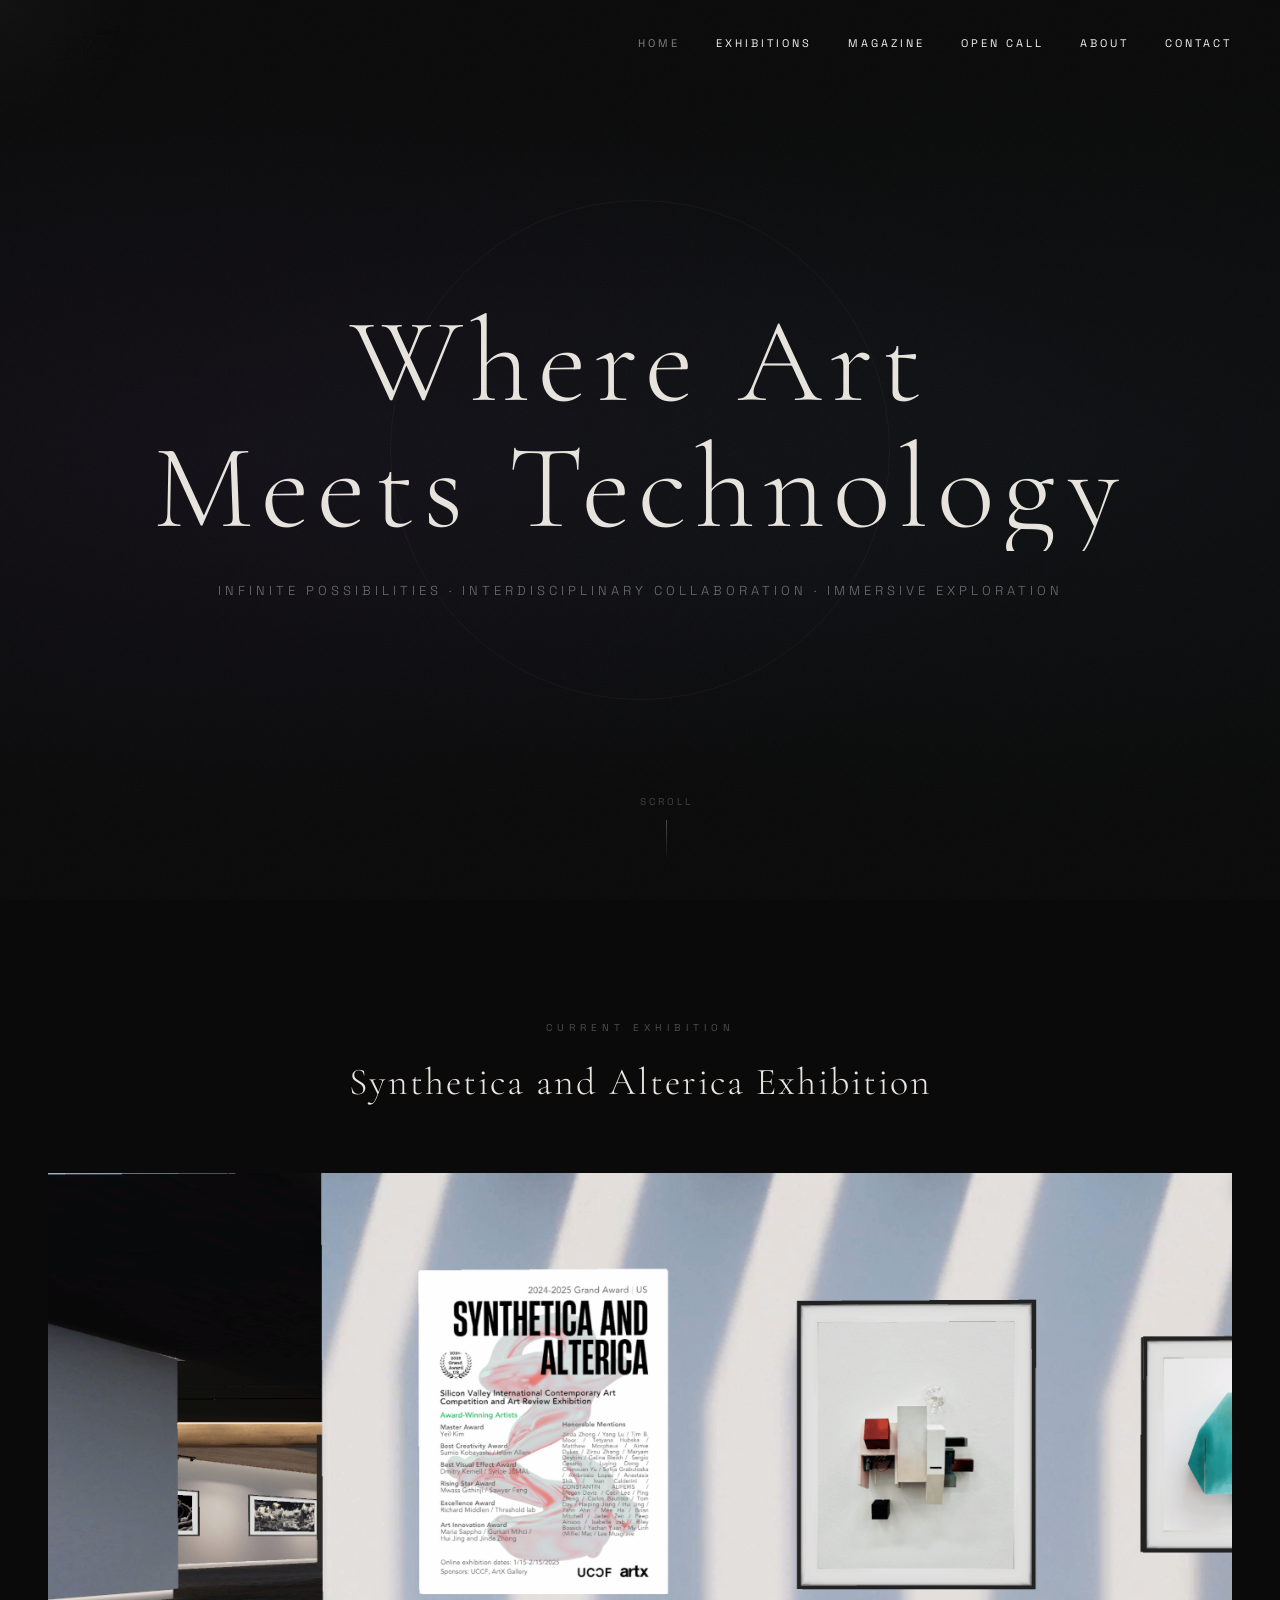
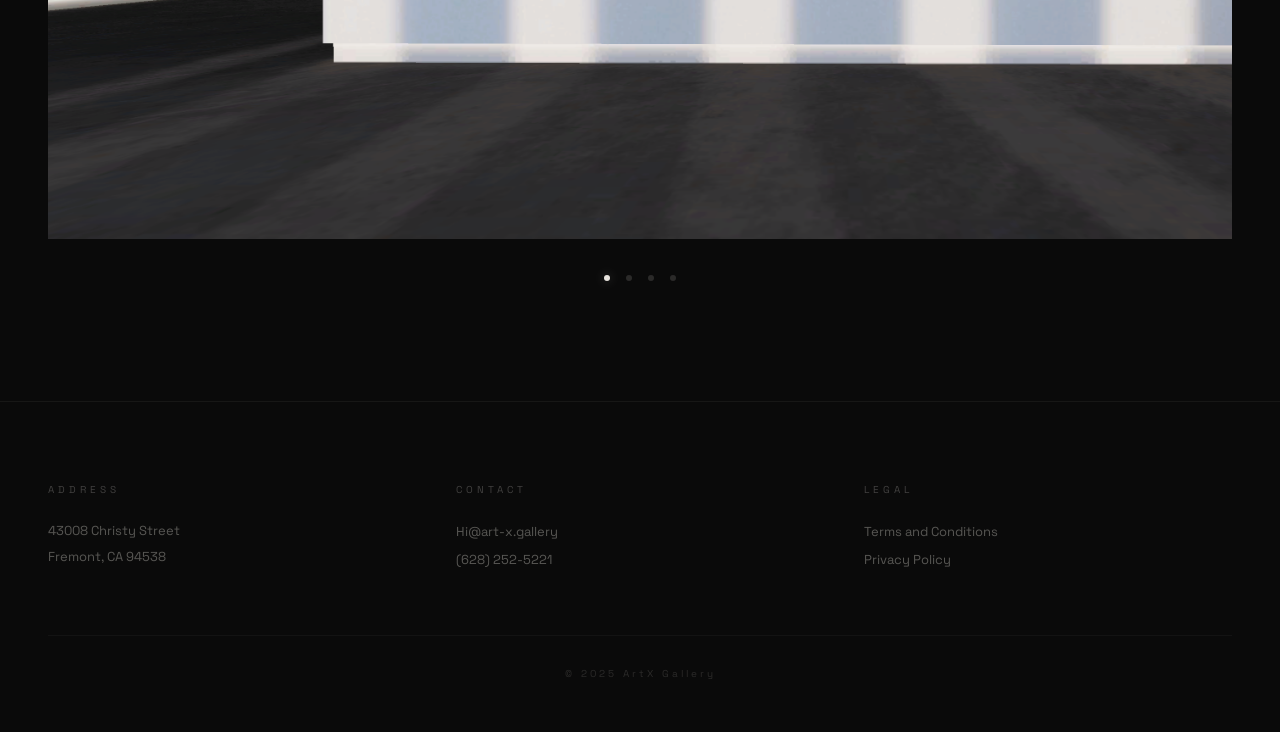
<file: index.html>
<!DOCTYPE html>
<html lang="en">
<head>
  <meta charset="UTF-8">
  <meta name="viewport" content="width=device-width, initial-scale=1.0">
  <title>ArtX Gallery</title>
  <link rel="stylesheet" href="styles.css">
</head>
<body>

  <div class="grain"></div>
  <div class="cursor-glow"></div>

  <!-- Header -->
  <header class="header">
    <div class="header-inner">
      <a href="index.html" class="logo">
        <img src="images/logo.png" alt="ArtX Gallery">
      </a>
      <nav class="nav-links">
        <a href="index.html" class="active">Home</a>
        <a href="exhibitions.html">Exhibitions</a>
        <a href="magazine.html">Magazine</a>
        <a href="opencall.html">Open Call</a>
        <a href="about.html">About</a>
        <a href="contact.html">Contact</a>
      </nav>
      <button class="hamburger" aria-label="Menu">
        <span></span>
        <span></span>
        <span></span>
      </button>
    </div>
  </header>

  <nav class="mobile-nav">
    <a href="index.html">Home</a>
    <a href="exhibitions.html">Exhibitions</a>
    <a href="magazine.html">Magazine</a>
    <a href="opencall.html">Open Call</a>
    <a href="about.html">About</a>
    <a href="contact.html">Contact</a>
  </nav>

  <!-- Hero -->
  <section class="hero">
    <h1>
      <span class="line"><span>Where Art</span></span>
      <span class="line"><span>Meets Technology</span></span>
    </h1>
    <p>Infinite Possibilities &middot; Interdisciplinary Collaboration &middot; Immersive Exploration</p>
    <div class="scroll-indicator">
      <span>Scroll</span>
      <div class="scroll-line"></div>
    </div>
  </section>

  <!-- Exhibition Showcase -->
  <section class="carousel-section fade-in">
    <div class="section-label">Current Exhibition</div>
    <h2><a href="opencall.html">Synthetica and Alterica Exhibition</a></h2>
    <div class="carousel">
      <div class="carousel-track">
        <div class="carousel-slide"><img src="images/carousel-1.png" alt="Synthetica and Alterica Exhibition"></div>
        <div class="carousel-slide"><img src="images/carousel-2.png" alt="Synthetica and Alterica Exhibition"></div>
        <div class="carousel-slide"><img src="images/carousel-3.png" alt="Synthetica and Alterica Exhibition"></div>
        <div class="carousel-slide"><img src="images/carousel-4.png" alt="Synthetica and Alterica Exhibition"></div>
      </div>
      <button class="carousel-btn prev" aria-label="Previous">&#8249;</button>
      <button class="carousel-btn next" aria-label="Next">&#8250;</button>
    </div>
    <div class="carousel-dots">
      <button class="dot active" data-index="0"></button>
      <button class="dot" data-index="1"></button>
      <button class="dot" data-index="2"></button>
      <button class="dot" data-index="3"></button>
    </div>
  </section>

  <!-- Footer -->
  <footer class="footer">
    <div class="footer-inner">
      <div class="footer-col">
        <h3>Address</h3>
        <p>43008 Christy Street<br>Fremont, CA 94538</p>
      </div>
      <div class="footer-col">
        <h3>Contact</h3>
        <a href="mailto:Hi@art-x.gallery">Hi@art-x.gallery</a>
        <a href="tel:+16282525221">(628) 252-5221</a>
      </div>
      <div class="footer-col">
        <h3>Legal</h3>
        <a href="#">Terms and Conditions</a>
        <a href="#">Privacy Policy</a>
      </div>
    </div>
    <div class="footer-bottom">
      &copy; 2025 ArtX Gallery
    </div>
  </footer>

  <script src="script.js"></script>
</body>
</html>
</file>
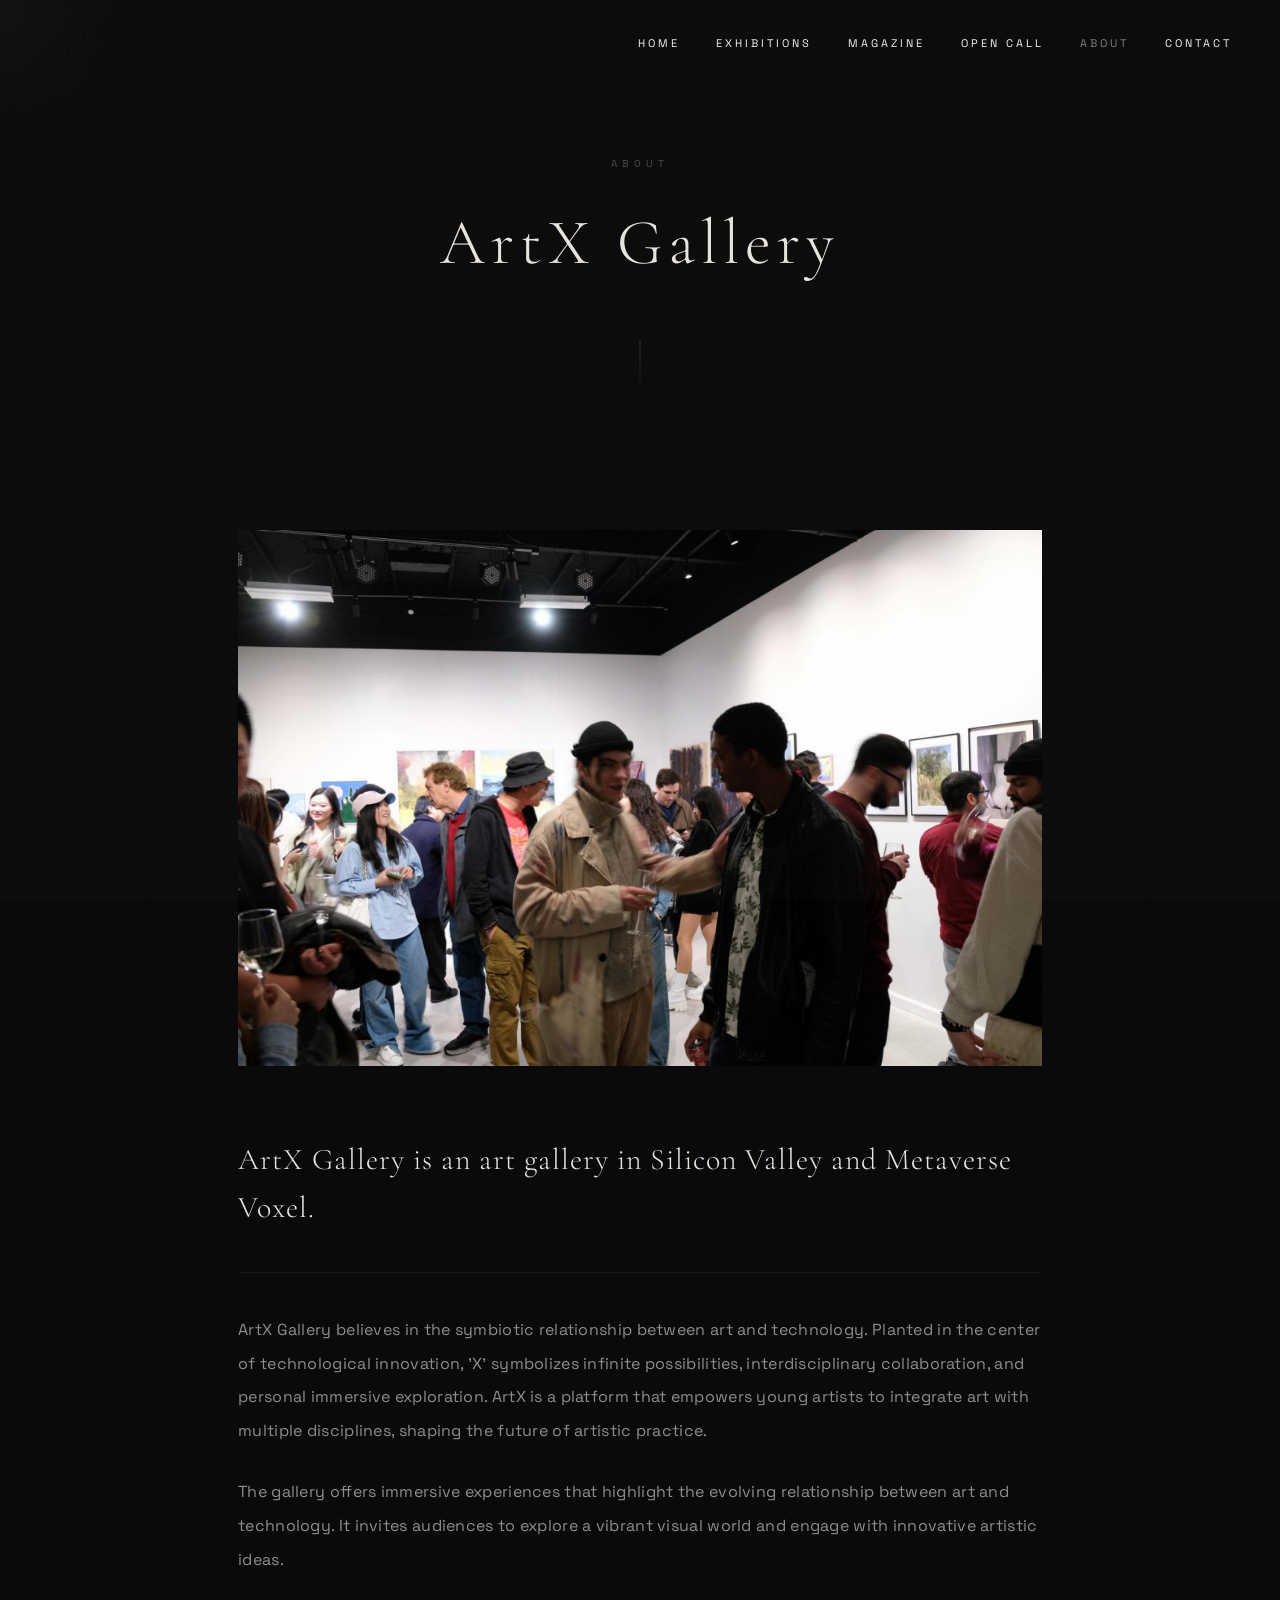
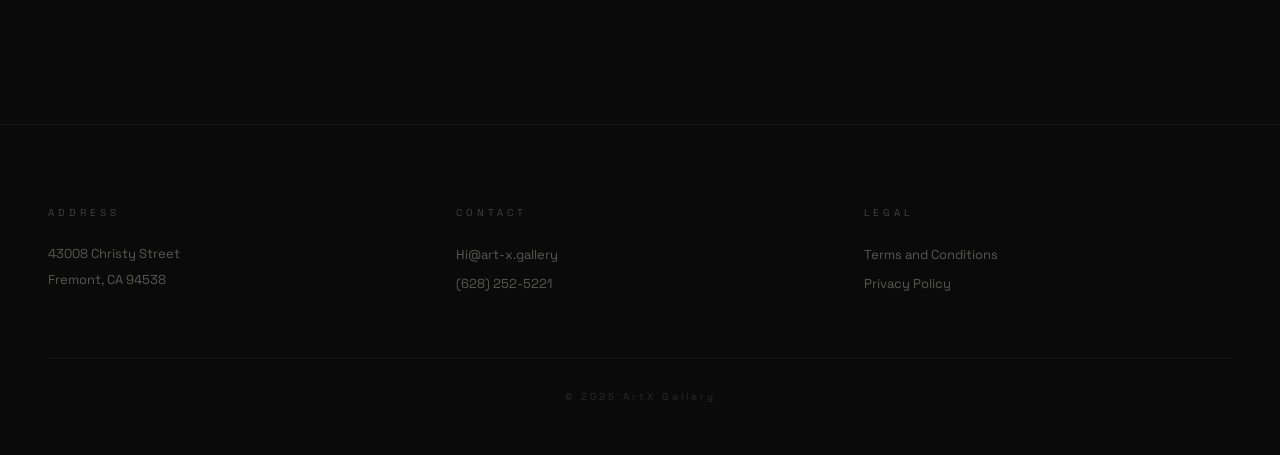
<file: about.html>
<!DOCTYPE html>
<html lang="en">
<head>
  <meta charset="UTF-8">
  <meta name="viewport" content="width=device-width, initial-scale=1.0">
  <title>About — ArtX Gallery</title>
  <link rel="stylesheet" href="styles.css">
</head>
<body>

  <div class="grain"></div>
  <div class="cursor-glow"></div>

  <header class="header">
    <div class="header-inner">
      <a href="index.html" class="logo">
        <img src="images/logo.png" alt="ArtX Gallery">
      </a>
      <nav class="nav-links">
        <a href="index.html">Home</a>
        <a href="exhibitions.html">Exhibitions</a>
        <a href="magazine.html">Magazine</a>
        <a href="opencall.html">Open Call</a>
        <a href="about.html" class="active">About</a>
        <a href="contact.html">Contact</a>
      </nav>
      <button class="hamburger" aria-label="Menu">
        <span></span><span></span><span></span>
      </button>
    </div>
  </header>

  <nav class="mobile-nav">
    <a href="index.html">Home</a>
    <a href="exhibitions.html">Exhibitions</a>
    <a href="magazine.html">Magazine</a>
    <a href="opencall.html">Open Call</a>
    <a href="about.html">About</a>
    <a href="contact.html">Contact</a>
  </nav>

  <section class="page-hero">
    <div class="page-label">About</div>
    <h1>ArtX Gallery</h1>
  </section>

  <section class="about-content">
    <img src="images/about.png" alt="ArtX Gallery" class="about-image fade-in">

    <p class="fade-in">ArtX Gallery is an art gallery in Silicon Valley and Metaverse Voxel.</p>

    <p class="fade-in">ArtX Gallery believes in the symbiotic relationship between art and technology. Planted in the center of technological innovation, 'X' symbolizes infinite possibilities, interdisciplinary collaboration, and personal immersive exploration. ArtX is a platform that empowers young artists to integrate art with multiple disciplines, shaping the future of artistic practice.</p>

    <p class="fade-in">The gallery offers immersive experiences that highlight the evolving relationship between art and technology. It invites audiences to explore a vibrant visual world and engage with innovative artistic ideas.</p>
  </section>

  <footer class="footer">
    <div class="footer-inner">
      <div class="footer-col">
        <h3>Address</h3>
        <p>43008 Christy Street<br>Fremont, CA 94538</p>
      </div>
      <div class="footer-col">
        <h3>Contact</h3>
        <a href="mailto:Hi@art-x.gallery">Hi@art-x.gallery</a>
        <a href="tel:+16282525221">(628) 252-5221</a>
      </div>
      <div class="footer-col">
        <h3>Legal</h3>
        <a href="#">Terms and Conditions</a>
        <a href="#">Privacy Policy</a>
      </div>
    </div>
    <div class="footer-bottom">&copy; 2025 ArtX Gallery</div>
  </footer>

  <script src="script.js"></script>
</body>
</html>
</file>
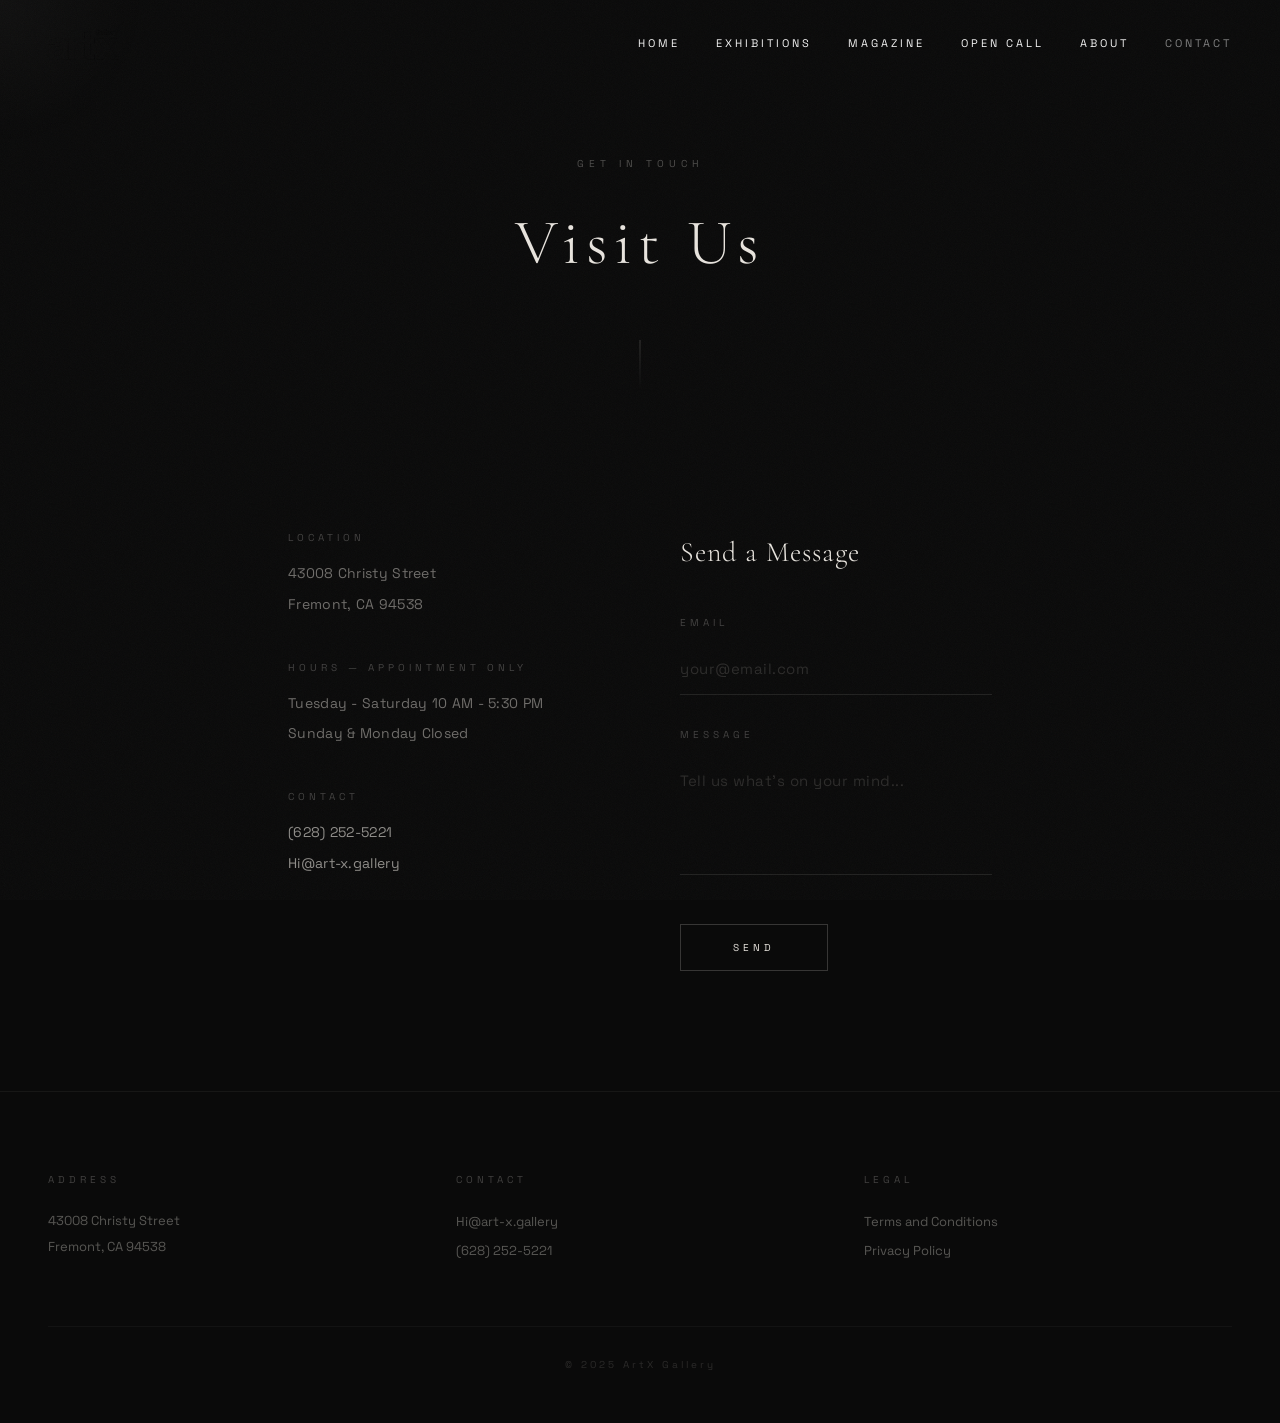
<file: contact.html>
<!DOCTYPE html>
<html lang="en">
<head>
  <meta charset="UTF-8">
  <meta name="viewport" content="width=device-width, initial-scale=1.0">
  <title>Contact — ArtX Gallery</title>
  <link rel="stylesheet" href="styles.css">
</head>
<body>

  <div class="grain"></div>
  <div class="cursor-glow"></div>

  <header class="header">
    <div class="header-inner">
      <a href="index.html" class="logo">
        <img src="images/logo.png" alt="ArtX Gallery">
      </a>
      <nav class="nav-links">
        <a href="index.html">Home</a>
        <a href="exhibitions.html">Exhibitions</a>
        <a href="magazine.html">Magazine</a>
        <a href="opencall.html">Open Call</a>
        <a href="about.html">About</a>
        <a href="contact.html" class="active">Contact</a>
      </nav>
      <button class="hamburger" aria-label="Menu">
        <span></span><span></span><span></span>
      </button>
    </div>
  </header>

  <nav class="mobile-nav">
    <a href="index.html">Home</a>
    <a href="exhibitions.html">Exhibitions</a>
    <a href="magazine.html">Magazine</a>
    <a href="opencall.html">Open Call</a>
    <a href="about.html">About</a>
    <a href="contact.html">Contact</a>
  </nav>

  <section class="page-hero">
    <div class="page-label">Get in Touch</div>
    <h1>Visit Us</h1>
  </section>

  <section class="contact-content">

    <div class="contact-info fade-in">
      <div class="info-block">
        <div class="info-label">Location</div>
        <p>43008 Christy Street<br>Fremont, CA 94538</p>
      </div>

      <div class="info-block">
        <div class="info-label">Hours — Appointment Only</div>
        <p>Tuesday - Saturday 10 AM - 5:30 PM</p>
        <p>Sunday & Monday Closed</p>
      </div>

      <div class="info-block">
        <div class="info-label">Contact</div>
        <p><a href="tel:+16282525221">(628) 252-5221</a></p>
        <p><a href="mailto:Hi@art-x.gallery">Hi@art-x.gallery</a></p>
      </div>
    </div>

    <div class="contact-form fade-in">
      <h2>Send a Message</h2>
      <form id="contactForm">
        <div class="form-group">
          <label for="email">Email</label>
          <input type="email" id="email" name="email" required placeholder="your@email.com">
        </div>
        <div class="form-group">
          <label for="message">Message</label>
          <textarea id="message" name="message" required placeholder="Tell us what's on your mind..."></textarea>
        </div>
        <button type="submit" class="btn-submit">Send</button>
        <p id="formSuccess" style="display:none; margin-top:20px; color:rgba(232,228,222,0.7);">Thank you!</p>
      </form>
    </div>

  </section>

  <footer class="footer">
    <div class="footer-inner">
      <div class="footer-col">
        <h3>Address</h3>
        <p>43008 Christy Street<br>Fremont, CA 94538</p>
      </div>
      <div class="footer-col">
        <h3>Contact</h3>
        <a href="mailto:Hi@art-x.gallery">Hi@art-x.gallery</a>
        <a href="tel:+16282525221">(628) 252-5221</a>
      </div>
      <div class="footer-col">
        <h3>Legal</h3>
        <a href="#">Terms and Conditions</a>
        <a href="#">Privacy Policy</a>
      </div>
    </div>
    <div class="footer-bottom">&copy; 2025 ArtX Gallery</div>
  </footer>

  <script src="script.js"></script>
</body>
</html>
</file>
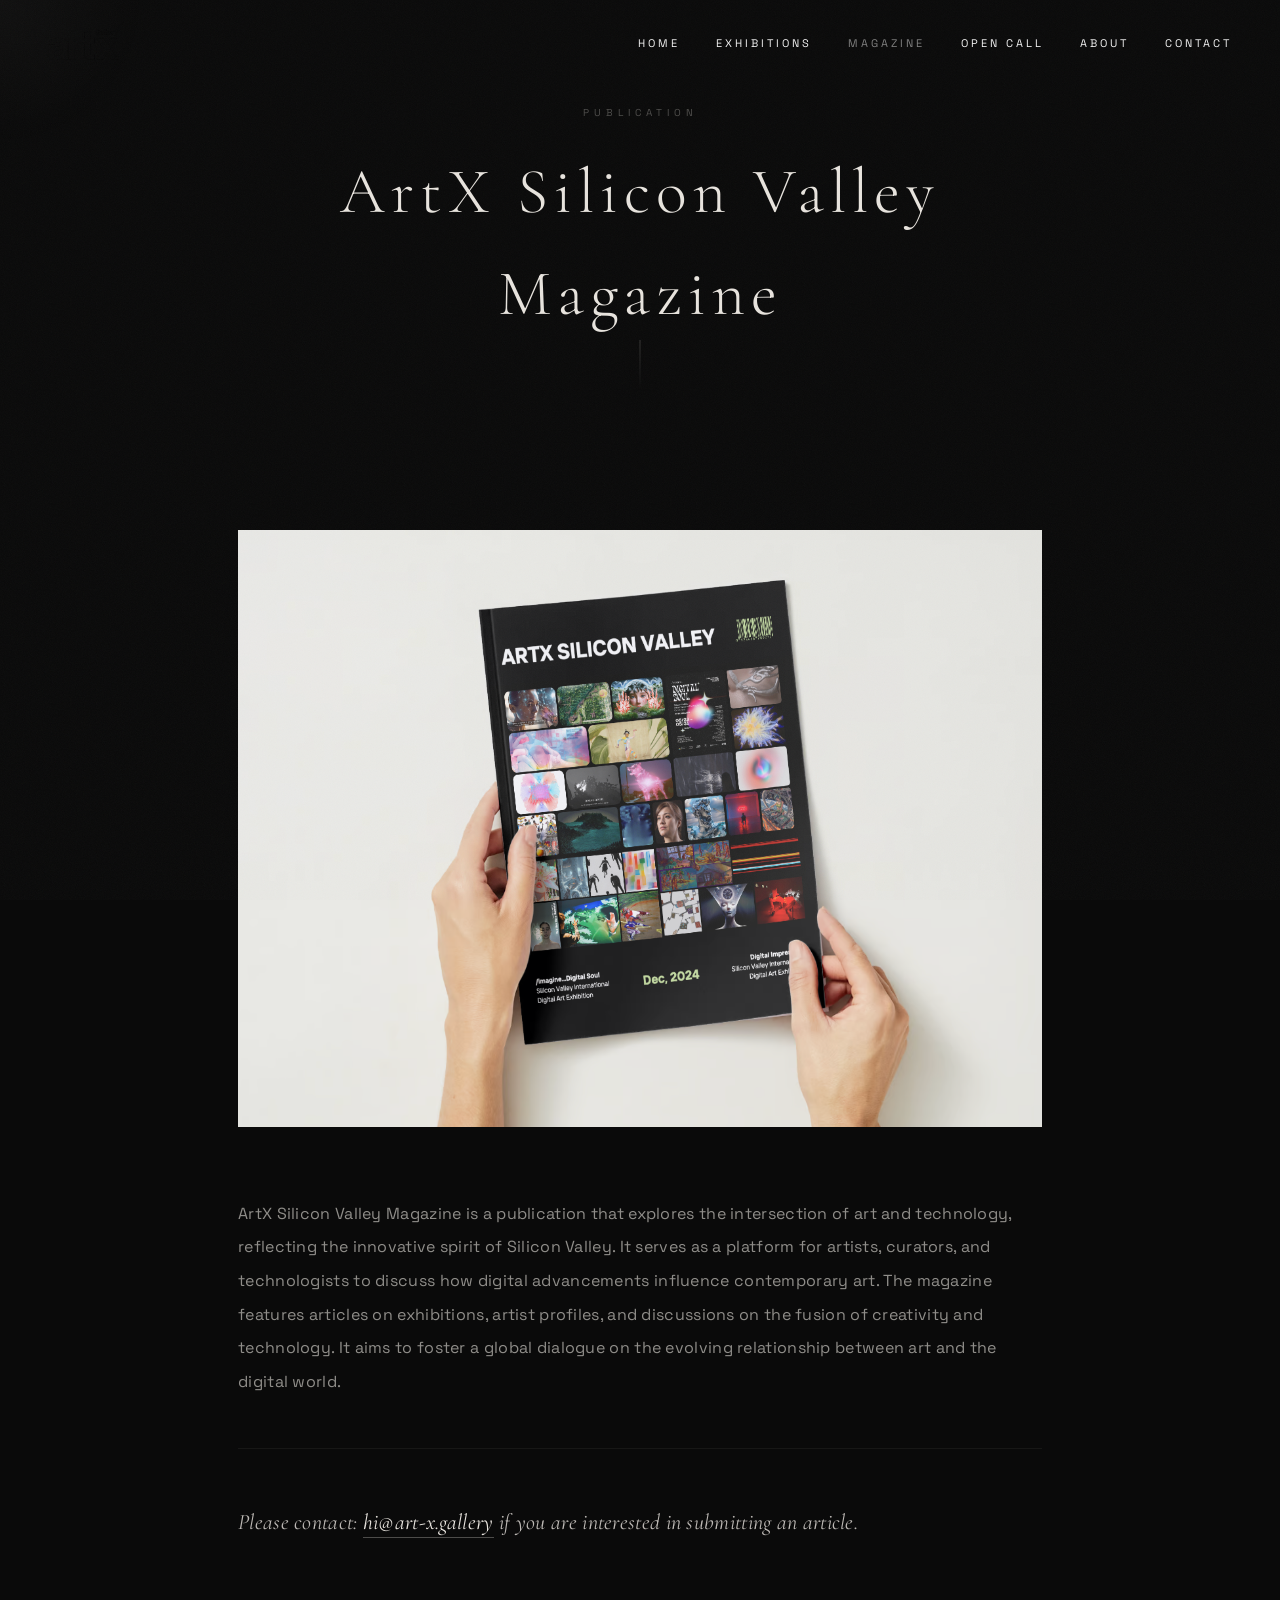
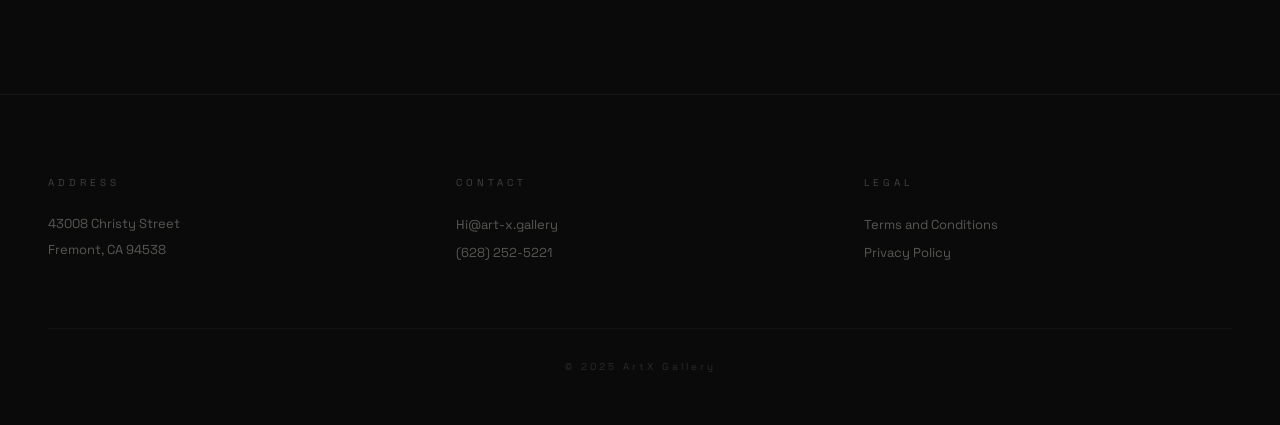
<file: magazine.html>
<!DOCTYPE html>
<html lang="en">
<head>
  <meta charset="UTF-8">
  <meta name="viewport" content="width=device-width, initial-scale=1.0">
  <title>Magazine — ArtX Gallery</title>
  <link rel="stylesheet" href="styles.css">
</head>
<body>

  <div class="grain"></div>
  <div class="cursor-glow"></div>

  <header class="header">
    <div class="header-inner">
      <a href="index.html" class="logo">
        <img src="images/logo.png" alt="ArtX Gallery">
      </a>
      <nav class="nav-links">
        <a href="index.html">Home</a>
        <a href="exhibitions.html">Exhibitions</a>
        <a href="magazine.html" class="active">Magazine</a>
        <a href="opencall.html">Open Call</a>
        <a href="about.html">About</a>
        <a href="contact.html">Contact</a>
      </nav>
      <button class="hamburger" aria-label="Menu">
        <span></span><span></span><span></span>
      </button>
    </div>
  </header>

  <nav class="mobile-nav">
    <a href="index.html">Home</a>
    <a href="exhibitions.html">Exhibitions</a>
    <a href="magazine.html">Magazine</a>
    <a href="opencall.html">Open Call</a>
    <a href="about.html">About</a>
    <a href="contact.html">Contact</a>
  </nav>

  <section class="page-hero">
    <div class="page-label">Publication</div>
    <h1>ArtX Silicon Valley<br>Magazine</h1>
  </section>

  <section class="magazine-content">
    <img src="images/magazine.png" alt="ArtX Silicon Valley Magazine" class="magazine-image fade-in">

    <p class="fade-in">ArtX Silicon Valley Magazine is a publication that explores the intersection of art and technology, reflecting the innovative spirit of Silicon Valley. It serves as a platform for artists, curators, and technologists to discuss how digital advancements influence contemporary art. The magazine features articles on exhibitions, artist profiles, and discussions on the fusion of creativity and technology. It aims to foster a global dialogue on the evolving relationship between art and the digital world.</p>

    <p class="contact-cta fade-in">Please contact: <a href="mailto:hi@art-x.gallery">hi@art-x.gallery</a> if you are interested in submitting an article.</p>
  </section>

  <footer class="footer">
    <div class="footer-inner">
      <div class="footer-col">
        <h3>Address</h3>
        <p>43008 Christy Street<br>Fremont, CA 94538</p>
      </div>
      <div class="footer-col">
        <h3>Contact</h3>
        <a href="mailto:Hi@art-x.gallery">Hi@art-x.gallery</a>
        <a href="tel:+16282525221">(628) 252-5221</a>
      </div>
      <div class="footer-col">
        <h3>Legal</h3>
        <a href="#">Terms and Conditions</a>
        <a href="#">Privacy Policy</a>
      </div>
    </div>
    <div class="footer-bottom">&copy; 2025 ArtX Gallery</div>
  </footer>

  <script src="script.js"></script>
</body>
</html>
</file>
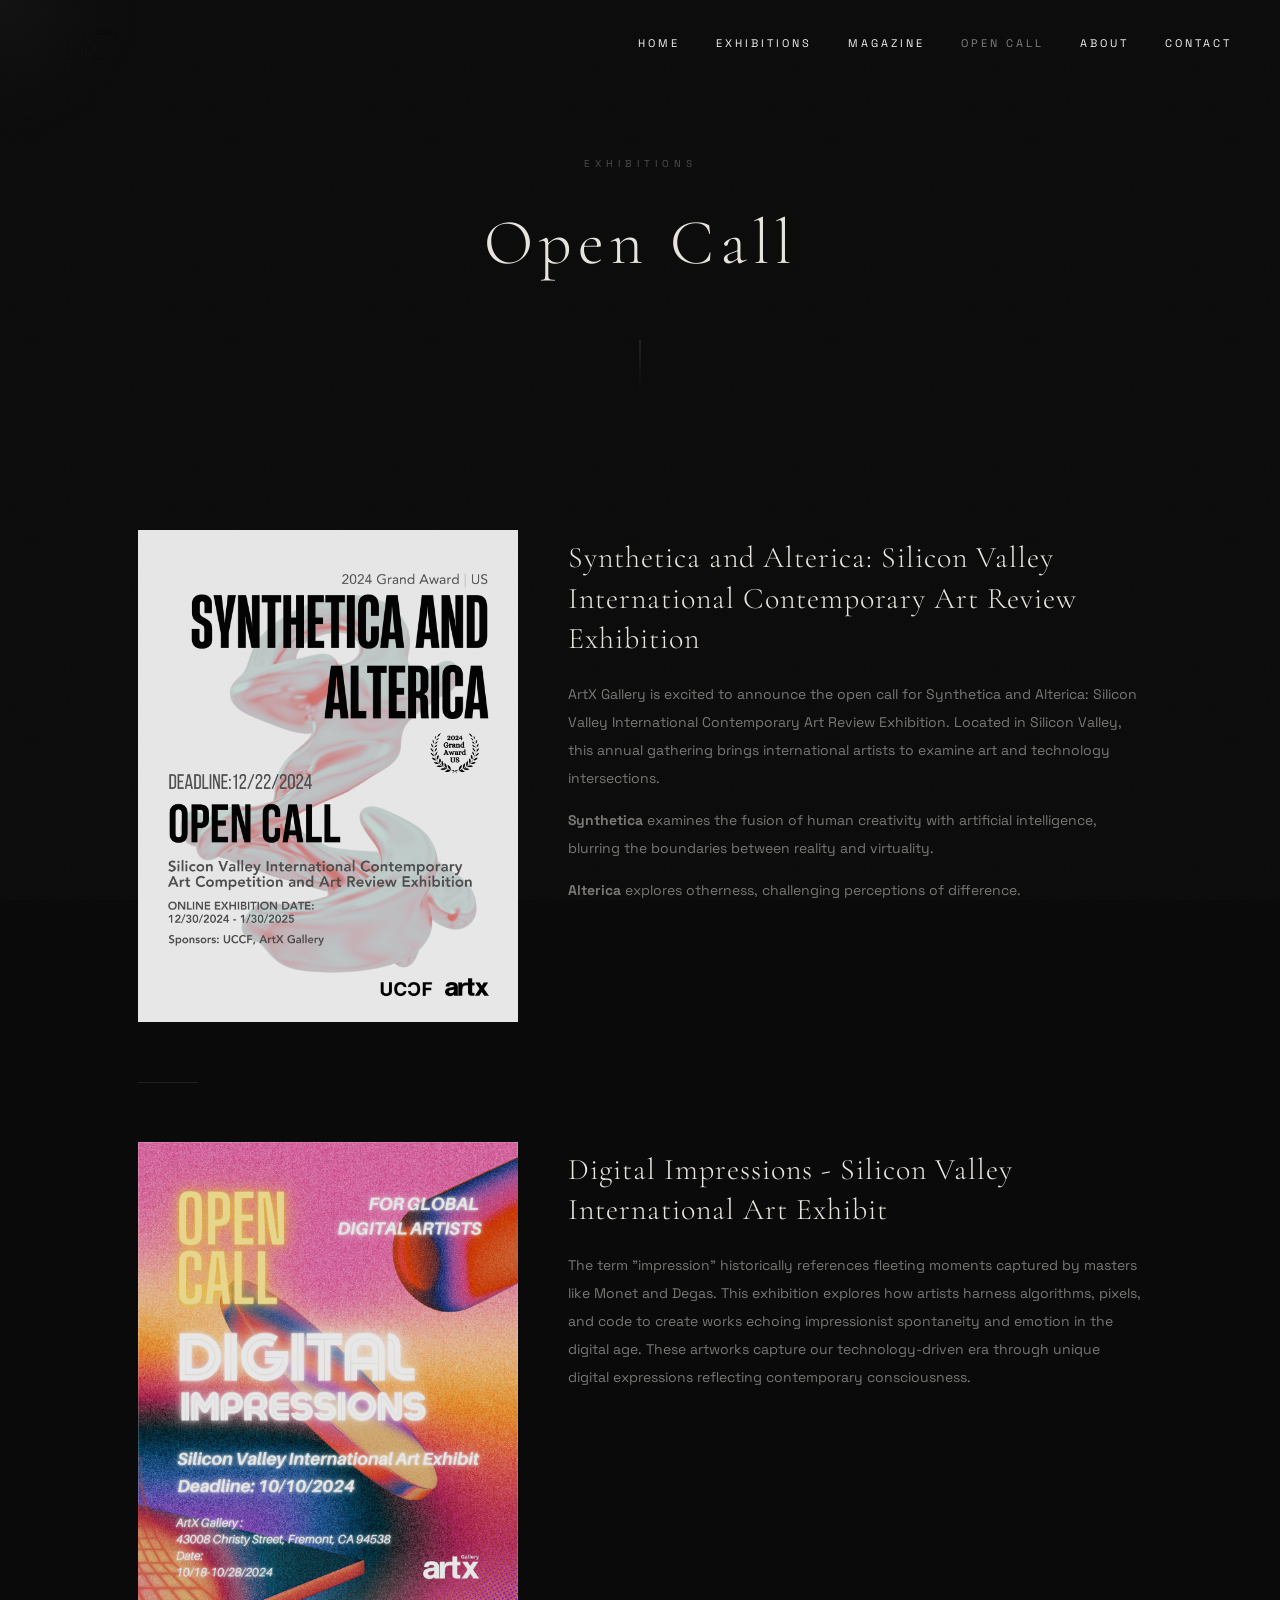
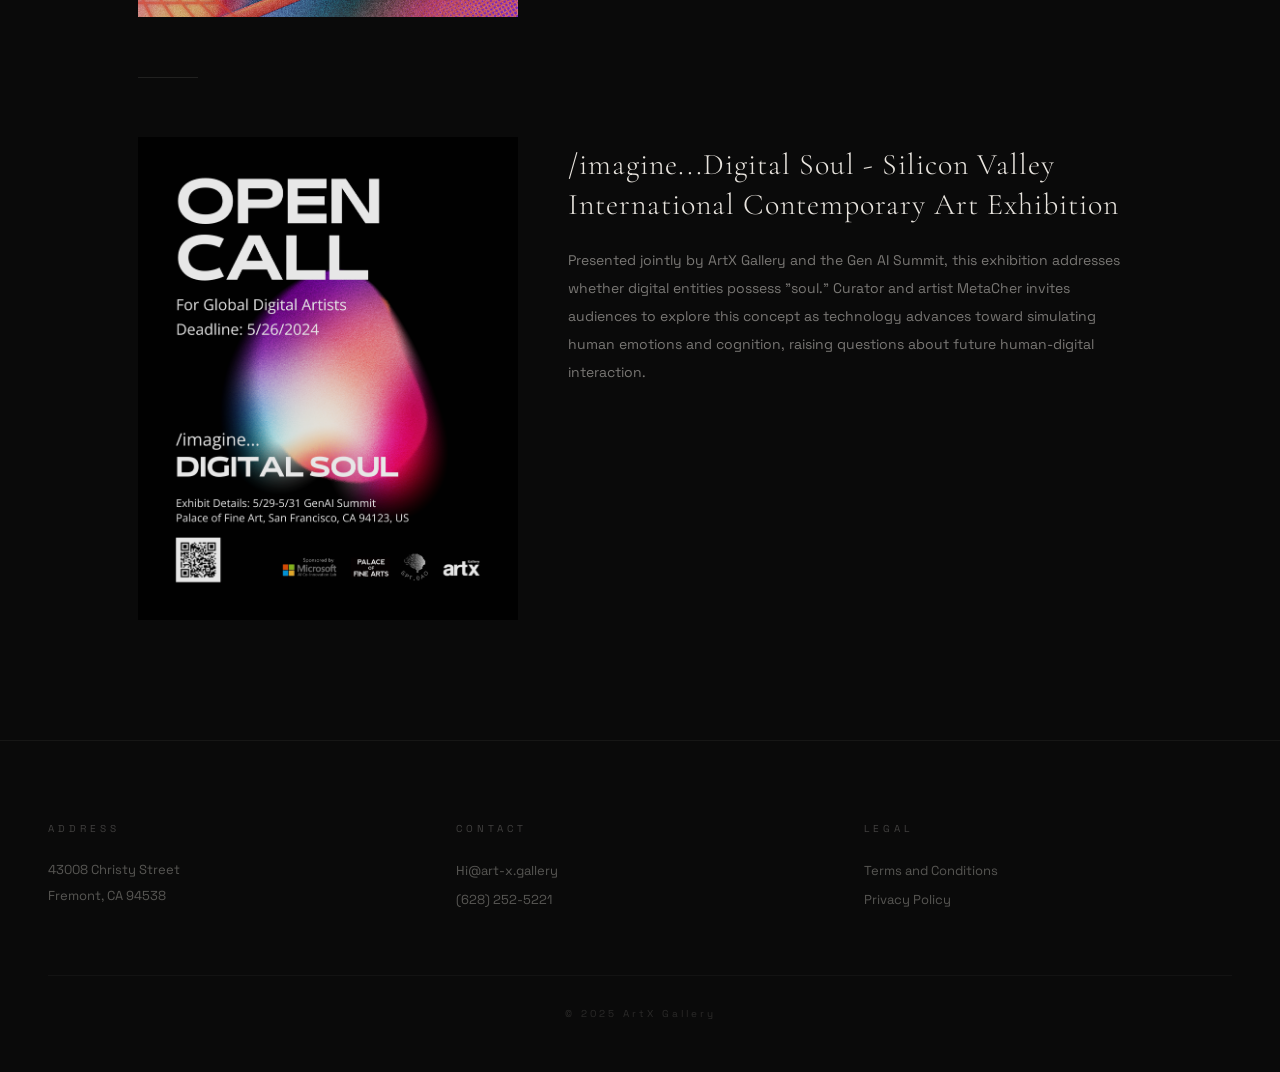
<file: opencall.html>
<!DOCTYPE html>
<html lang="en">
<head>
  <meta charset="UTF-8">
  <meta name="viewport" content="width=device-width, initial-scale=1.0">
  <title>Open Call — ArtX Gallery</title>
  <link rel="stylesheet" href="styles.css">
</head>
<body>

  <div class="grain"></div>
  <div class="cursor-glow"></div>

  <header class="header">
    <div class="header-inner">
      <a href="index.html" class="logo">
        <img src="images/logo.png" alt="ArtX Gallery">
      </a>
      <nav class="nav-links">
        <a href="index.html">Home</a>
        <a href="exhibitions.html">Exhibitions</a>
        <a href="magazine.html">Magazine</a>
        <a href="opencall.html" class="active">Open Call</a>
        <a href="about.html">About</a>
        <a href="contact.html">Contact</a>
      </nav>
      <button class="hamburger" aria-label="Menu">
        <span></span><span></span><span></span>
      </button>
    </div>
  </header>

  <nav class="mobile-nav">
    <a href="index.html">Home</a>
    <a href="exhibitions.html">Exhibitions</a>
    <a href="magazine.html">Magazine</a>
    <a href="opencall.html">Open Call</a>
    <a href="about.html">About</a>
    <a href="contact.html">Contact</a>
  </nav>

  <section class="page-hero">
    <div class="page-label">Exhibitions</div>
    <h1>Open Call</h1>
  </section>

  <section class="opencall-content">

    <div class="exhibition-card fade-in">
      <div class="card-image-wrap">
        <img src="images/opencall-synthetica.png" alt="Synthetica and Alterica Exhibition">
      </div>
      <div class="card-text">
        <h2>Synthetica and Alterica: Silicon Valley International Contemporary Art Review Exhibition</h2>
        <p>ArtX Gallery is excited to announce the open call for Synthetica and Alterica: Silicon Valley International Contemporary Art Review Exhibition. Located in Silicon Valley, this annual gathering brings international artists to examine art and technology intersections.</p>
        <p><strong>Synthetica</strong> examines the fusion of human creativity with artificial intelligence, blurring the boundaries between reality and virtuality.</p>
        <p><strong>Alterica</strong> explores otherness, challenging perceptions of difference.</p>
      </div>
    </div>

    <div class="exhibition-card fade-in">
      <div class="card-image-wrap">
        <img src="images/opencall-digital-impressions.jpg" alt="Digital Impressions Exhibition">
      </div>
      <div class="card-text">
        <h2>Digital Impressions - Silicon Valley International Art Exhibit</h2>
        <p>The term "impression" historically references fleeting moments captured by masters like Monet and Degas. This exhibition explores how artists harness algorithms, pixels, and code to create works echoing impressionist spontaneity and emotion in the digital age. These artworks capture our technology-driven era through unique digital expressions reflecting contemporary consciousness.</p>
      </div>
    </div>

    <div class="exhibition-card fade-in">
      <div class="card-image-wrap">
        <img src="images/opencall-digital-soul.png" alt="Digital Soul Exhibition">
      </div>
      <div class="card-text">
        <h2>/imagine...Digital Soul - Silicon Valley International Contemporary Art Exhibition</h2>
        <p>Presented jointly by ArtX Gallery and the Gen AI Summit, this exhibition addresses whether digital entities possess "soul." Curator and artist MetaCher invites audiences to explore this concept as technology advances toward simulating human emotions and cognition, raising questions about future human-digital interaction.</p>
      </div>
    </div>

  </section>

  <footer class="footer">
    <div class="footer-inner">
      <div class="footer-col">
        <h3>Address</h3>
        <p>43008 Christy Street<br>Fremont, CA 94538</p>
      </div>
      <div class="footer-col">
        <h3>Contact</h3>
        <a href="mailto:Hi@art-x.gallery">Hi@art-x.gallery</a>
        <a href="tel:+16282525221">(628) 252-5221</a>
      </div>
      <div class="footer-col">
        <h3>Legal</h3>
        <a href="#">Terms and Conditions</a>
        <a href="#">Privacy Policy</a>
      </div>
    </div>
    <div class="footer-bottom">&copy; 2025 ArtX Gallery</div>
  </footer>

  <script src="script.js"></script>
</body>
</html>
</file>
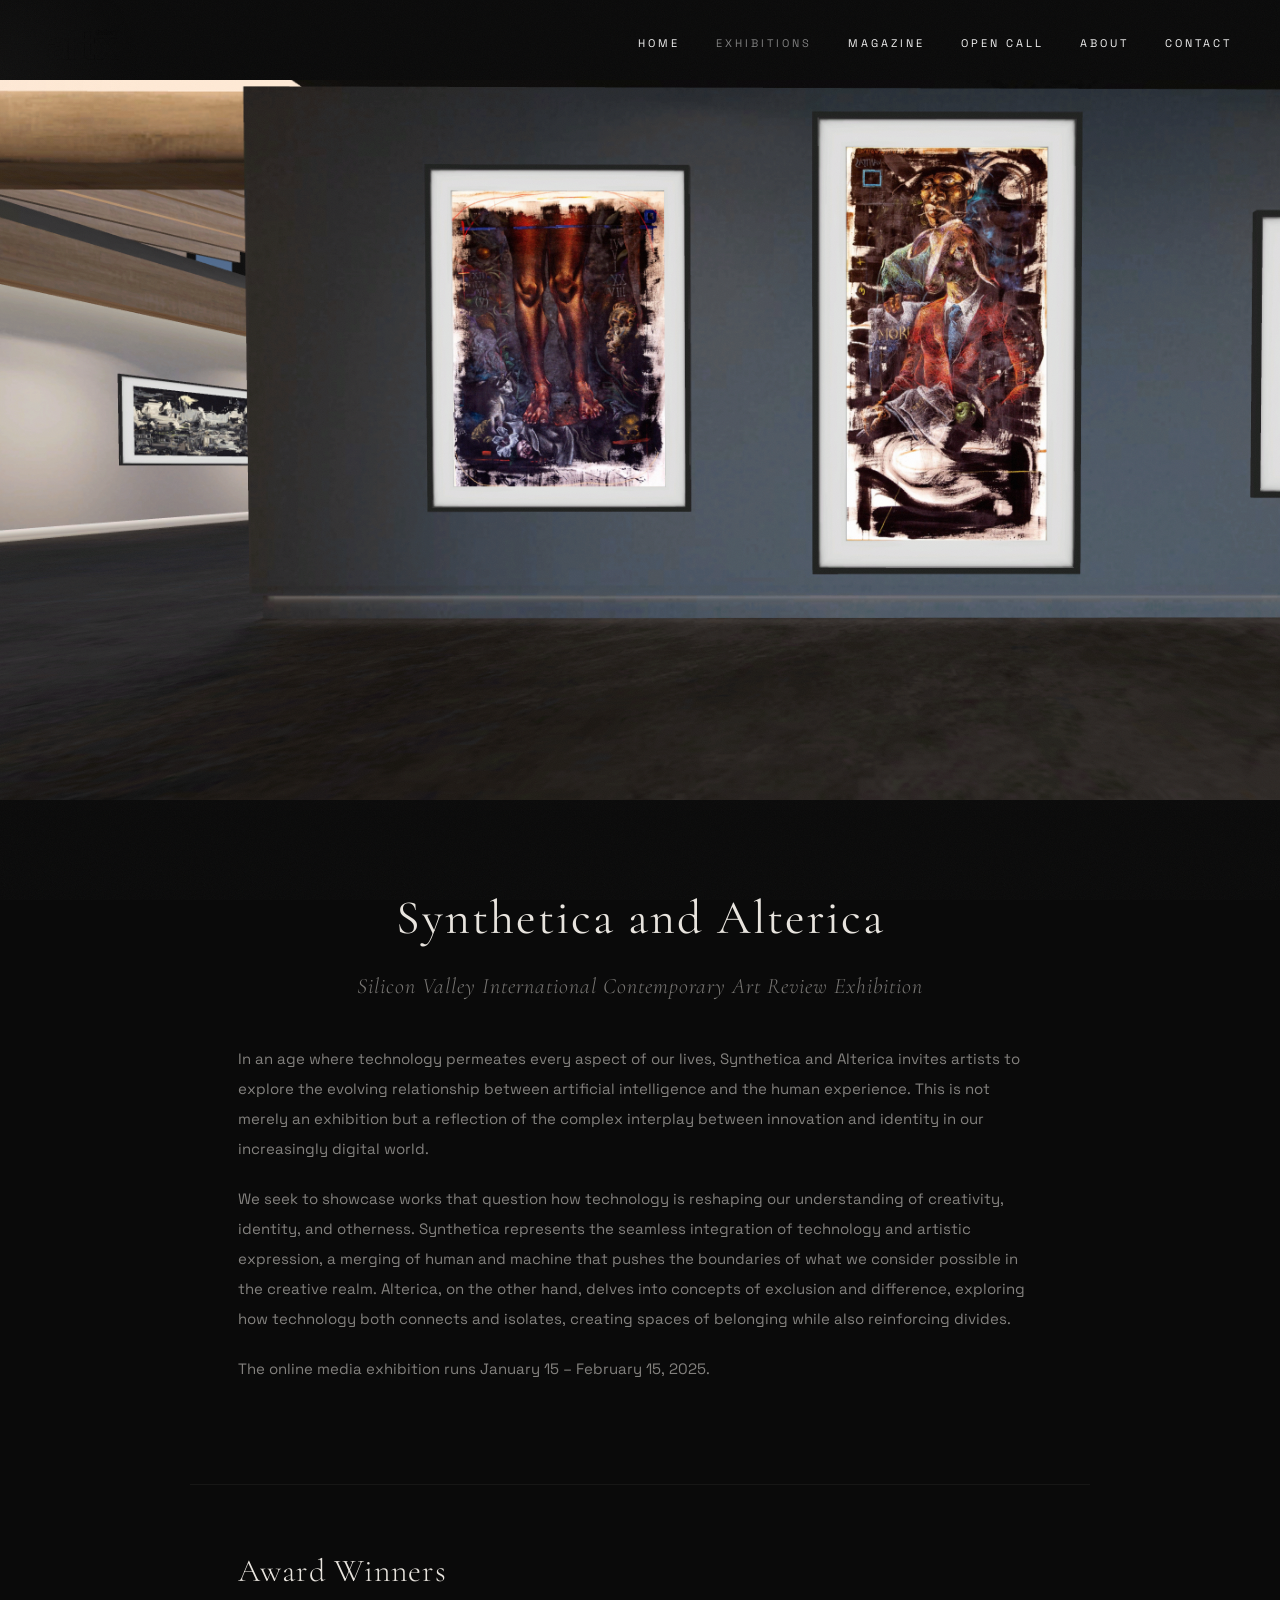
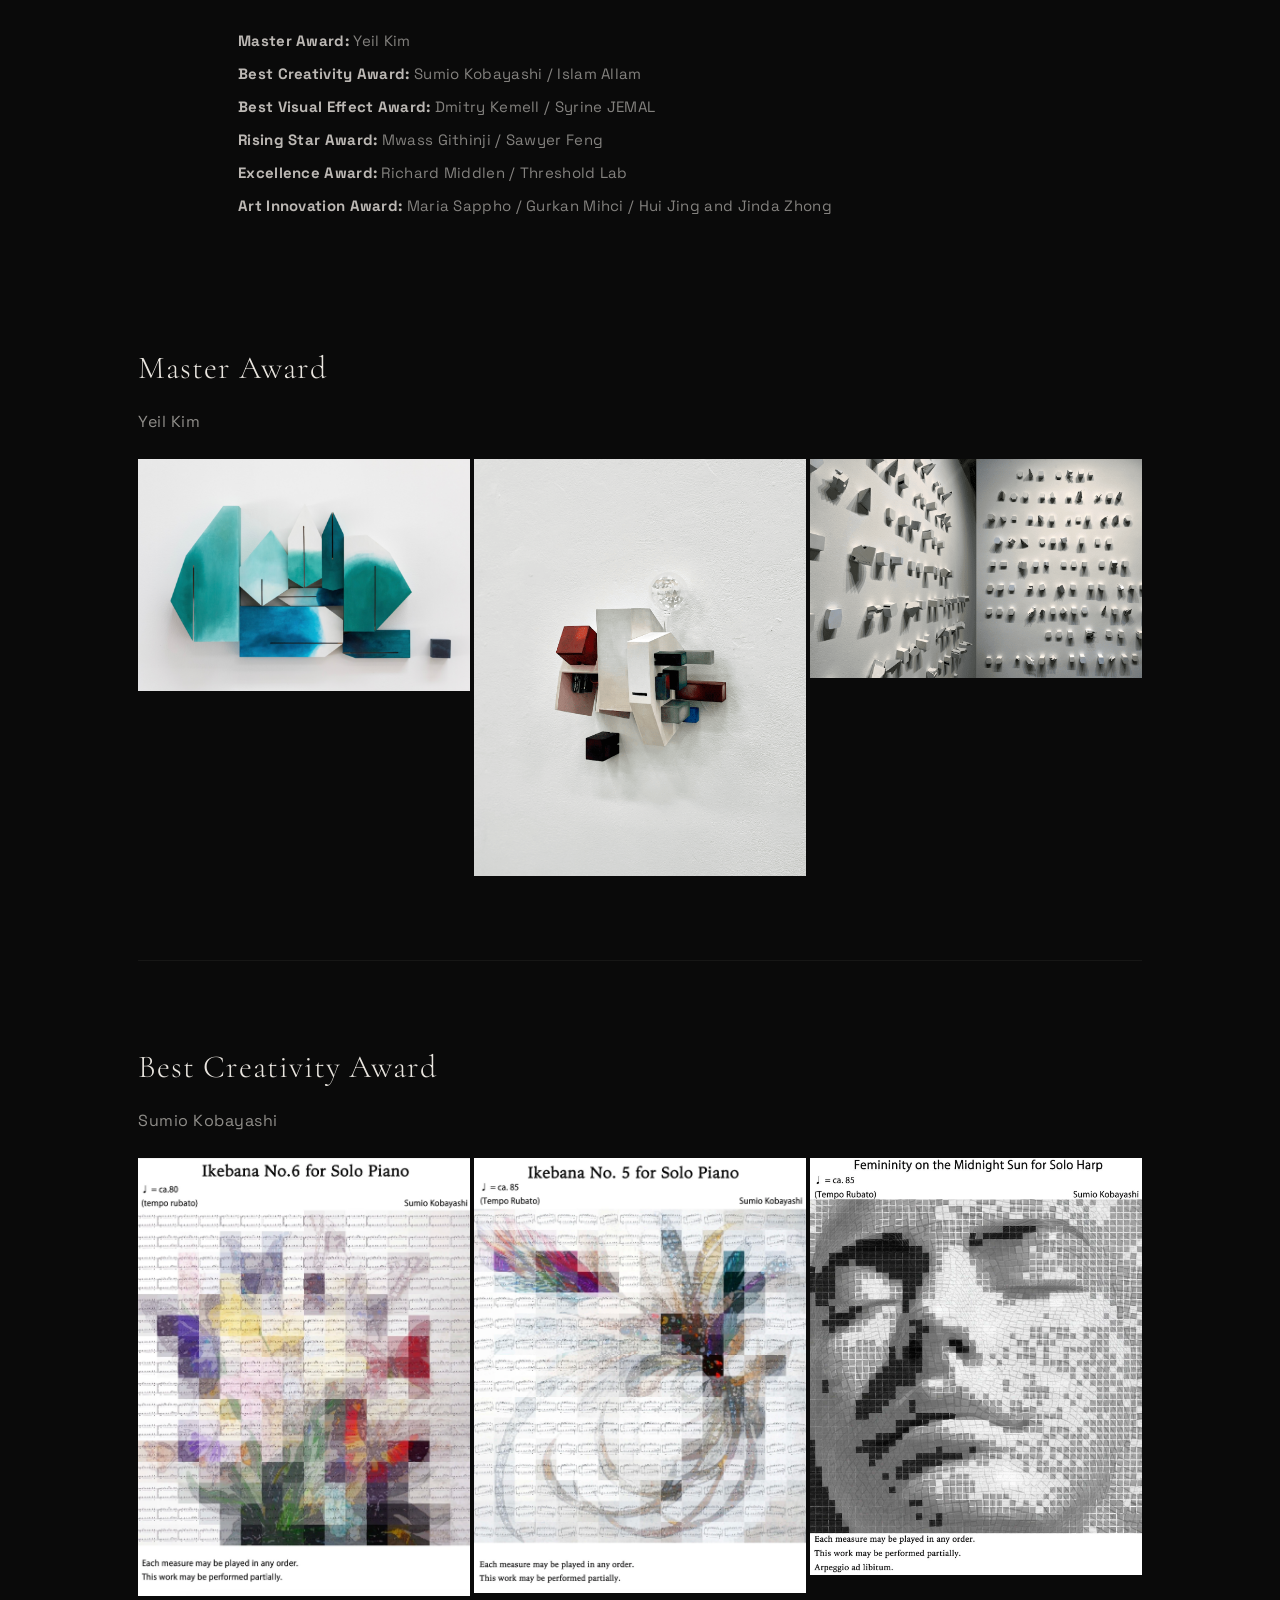
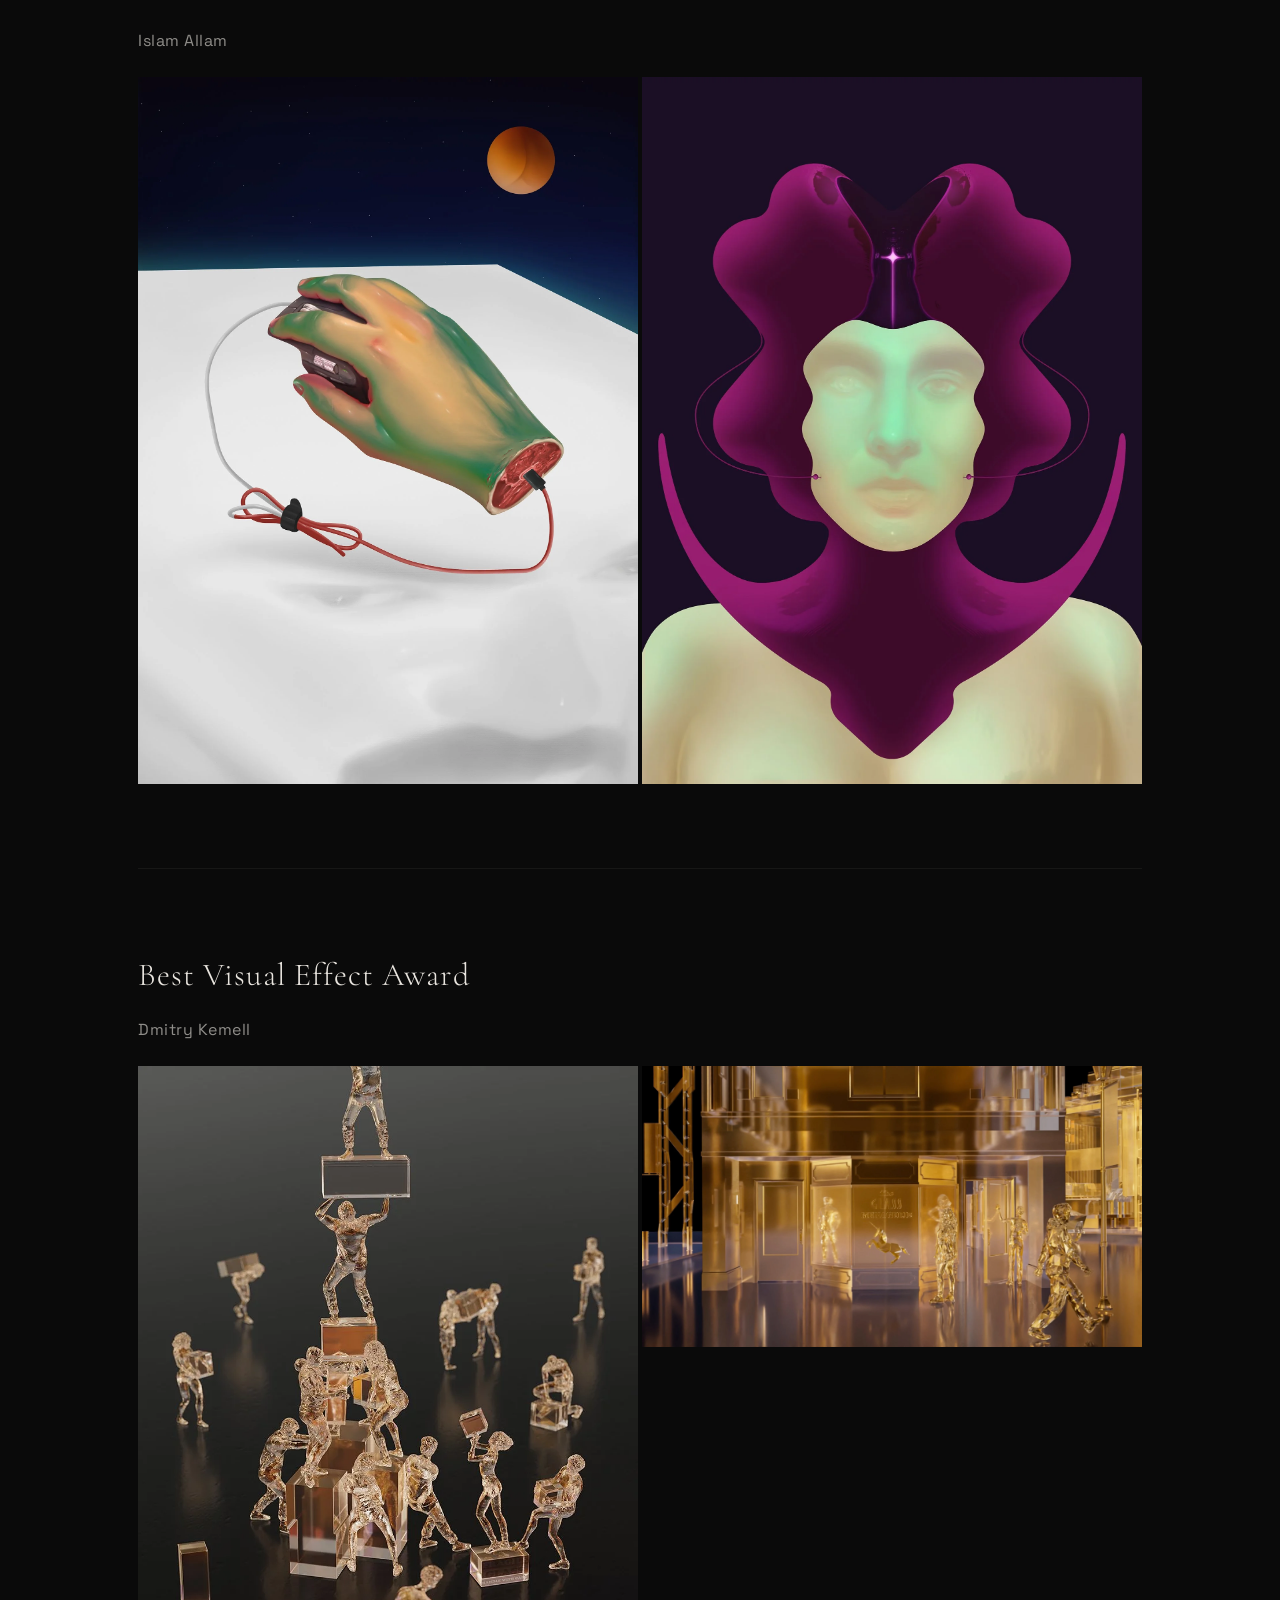
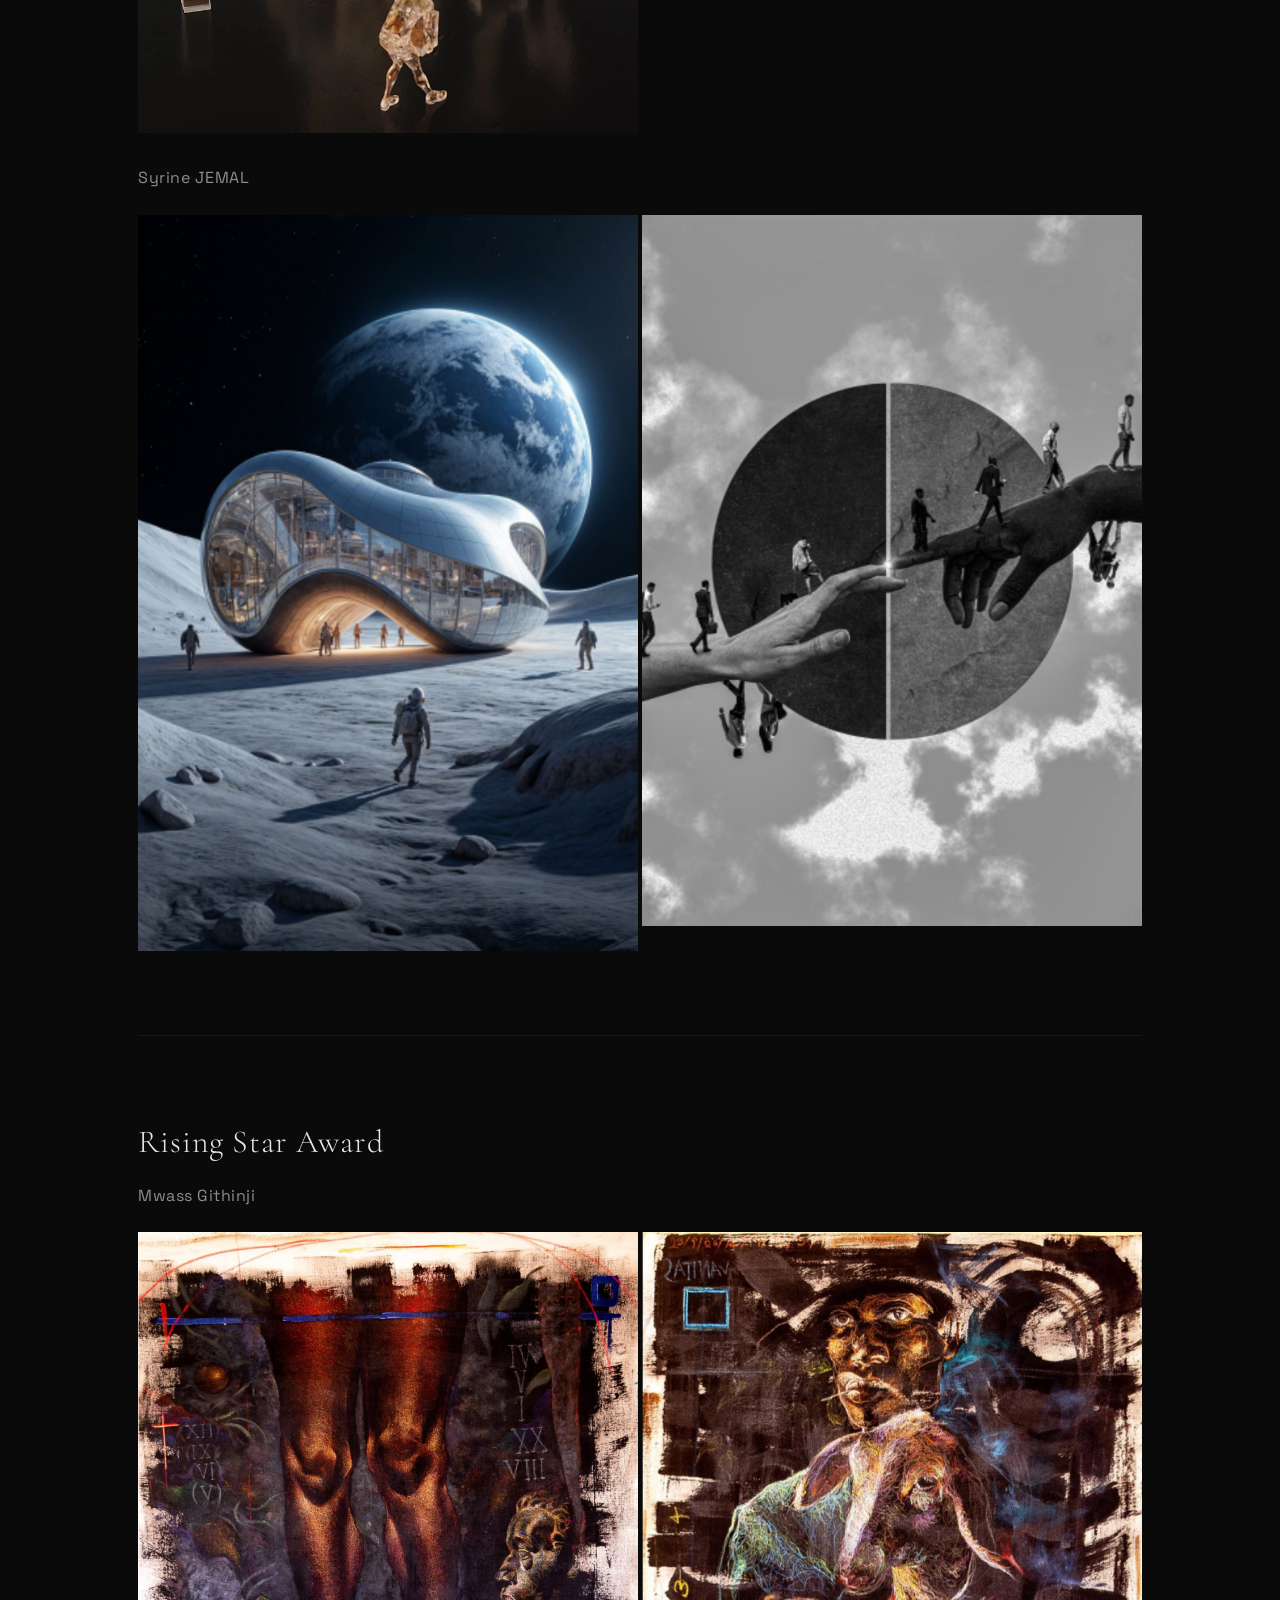
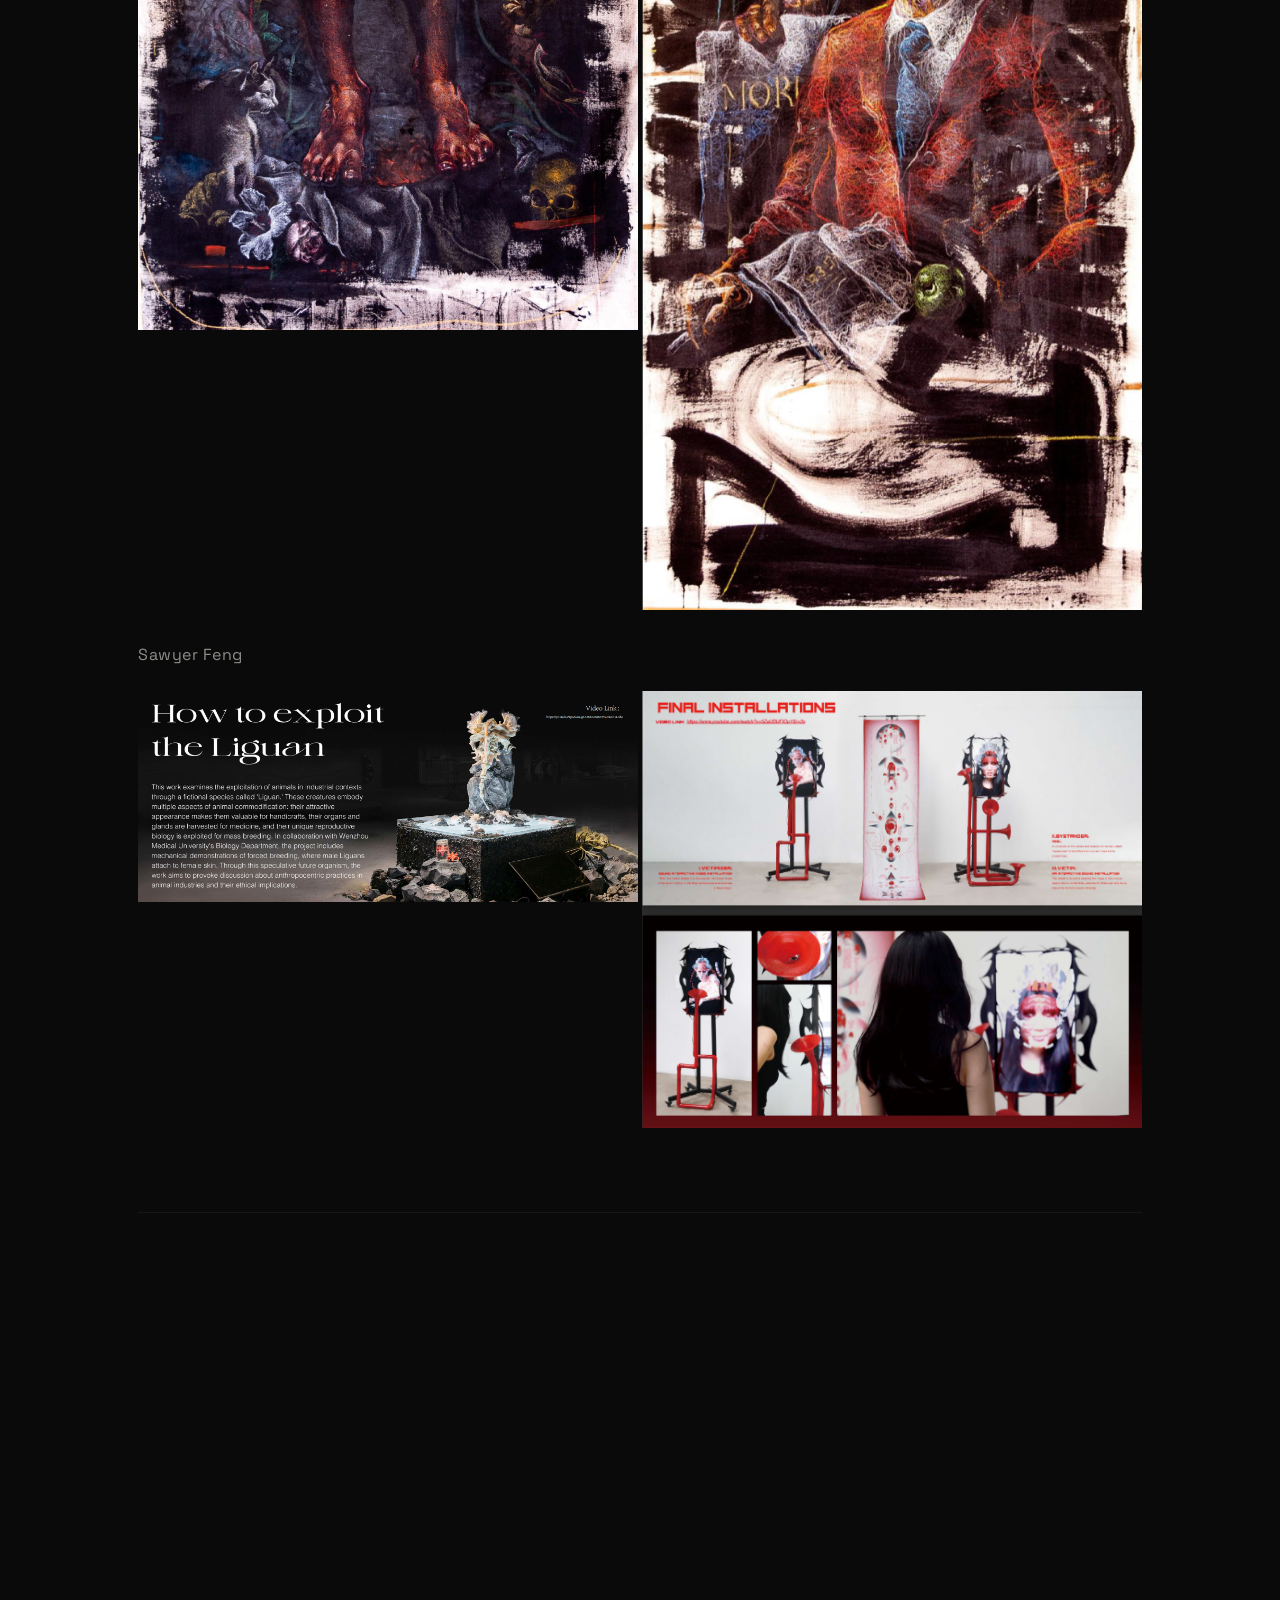
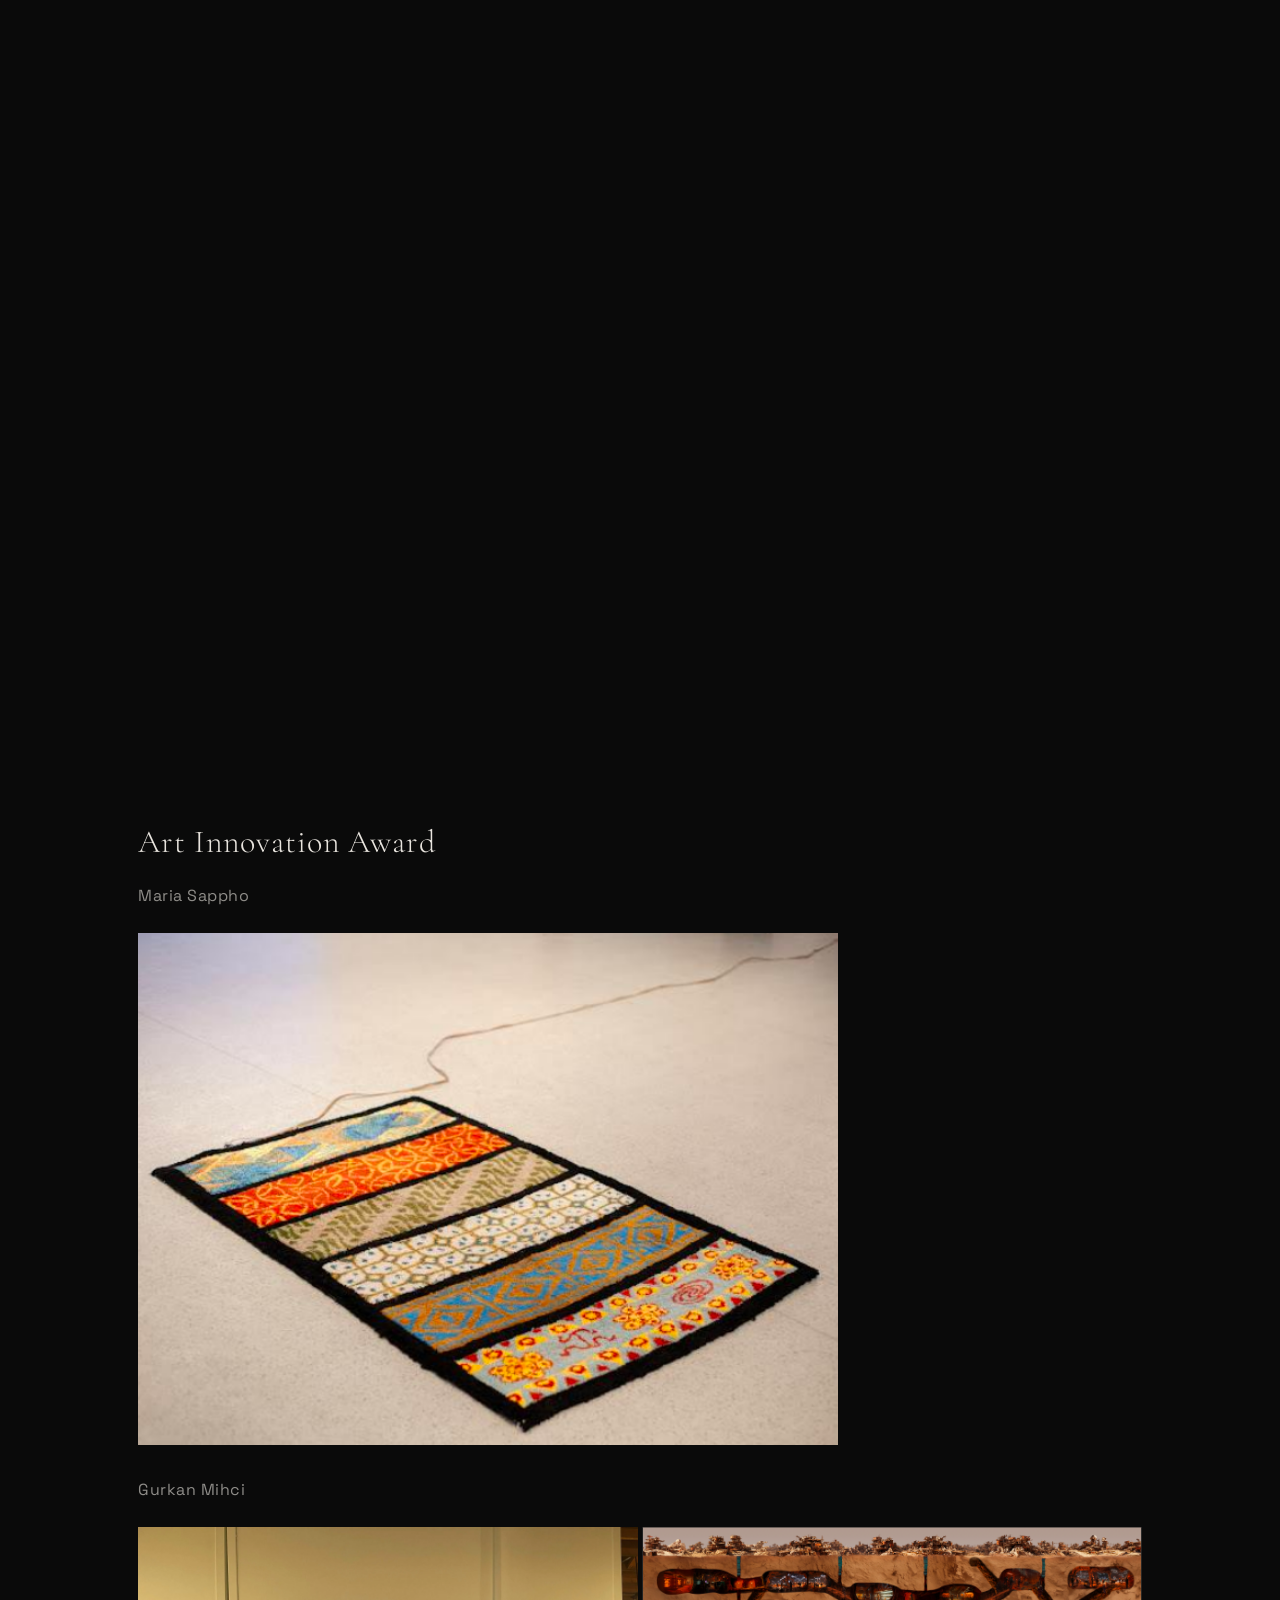
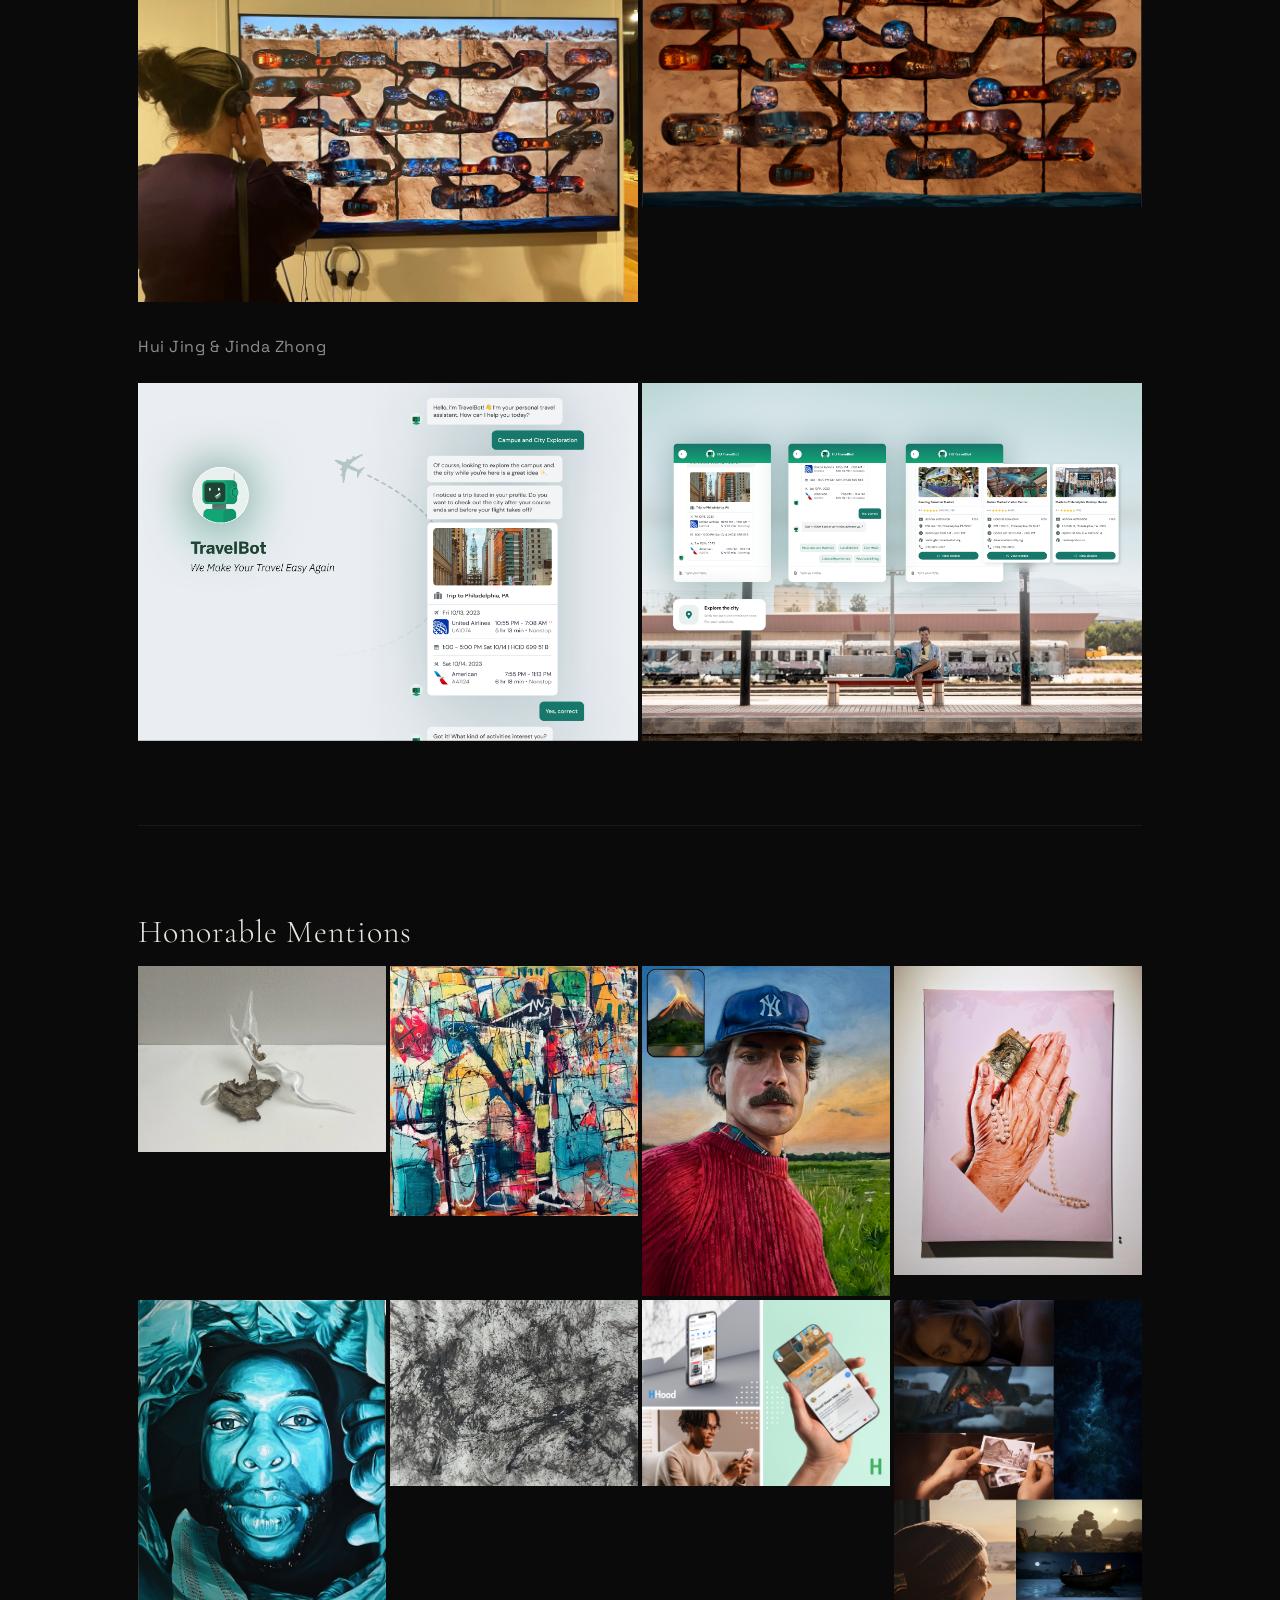
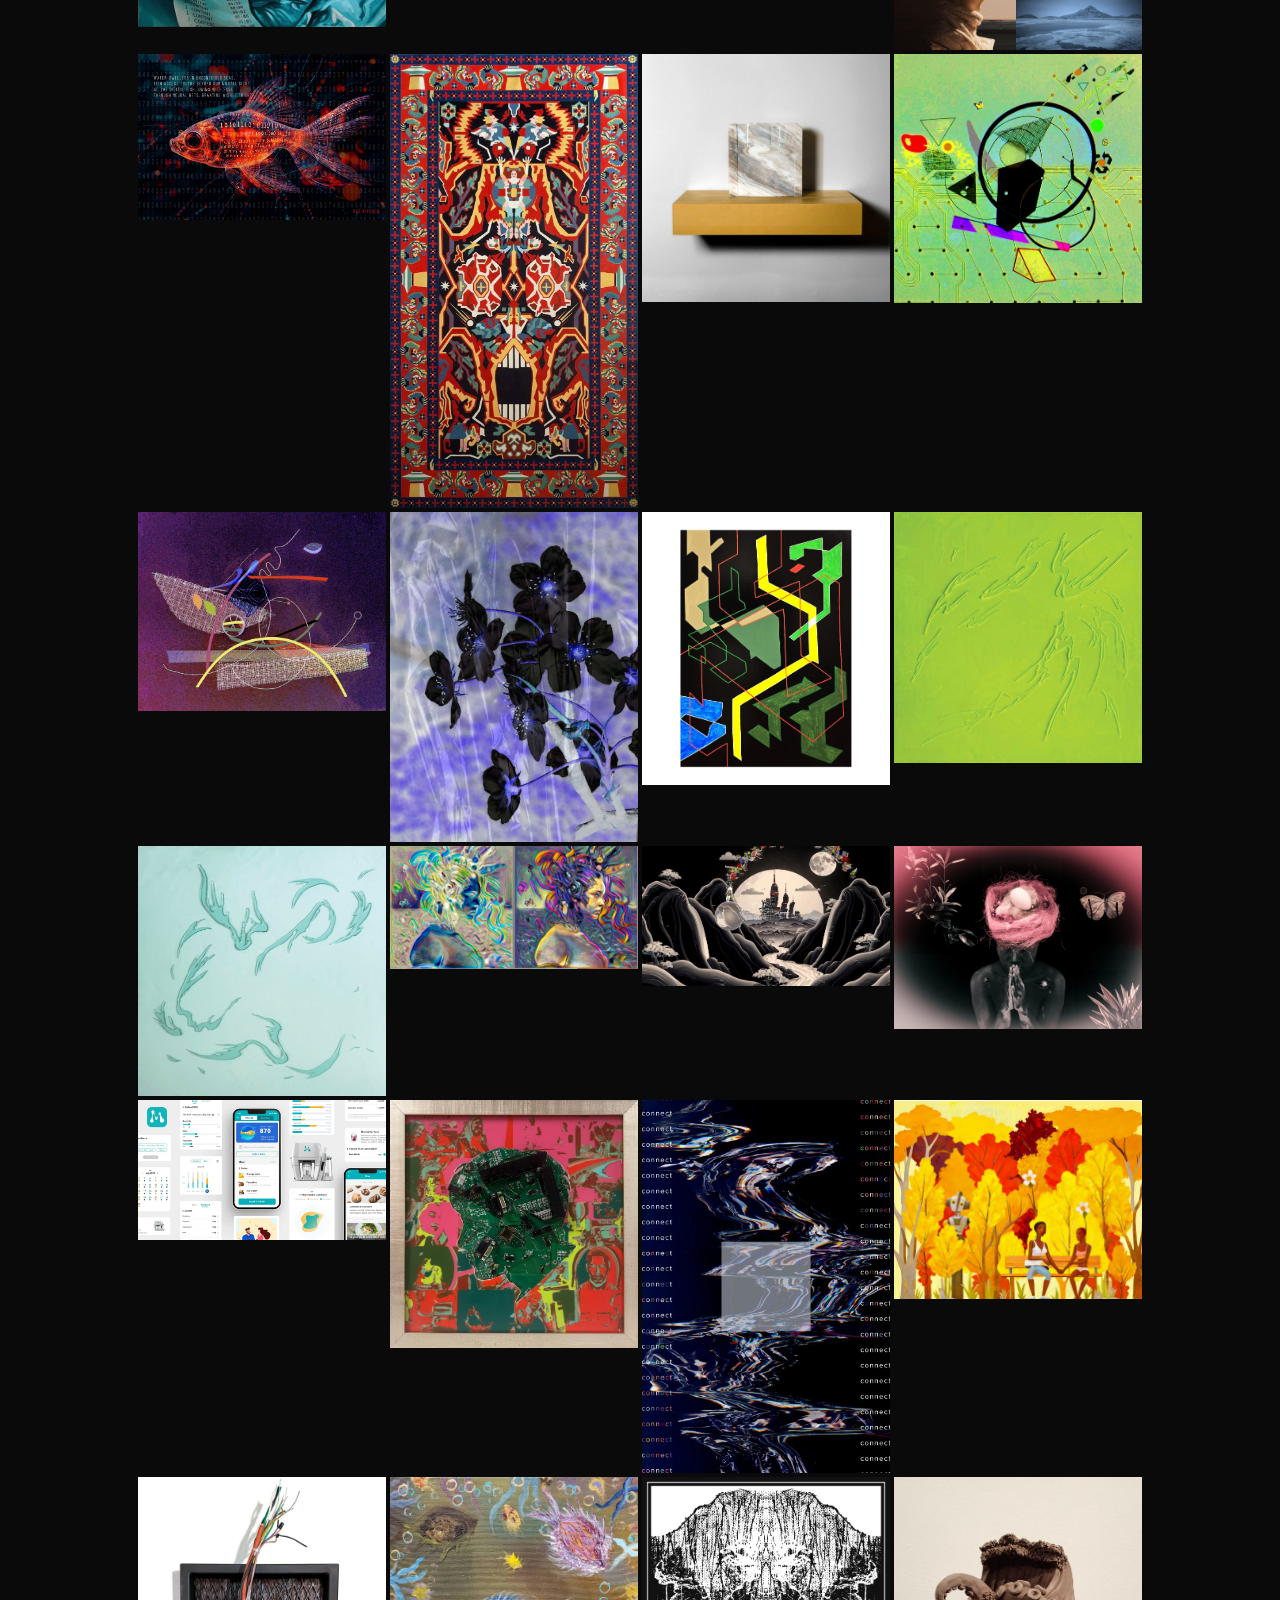
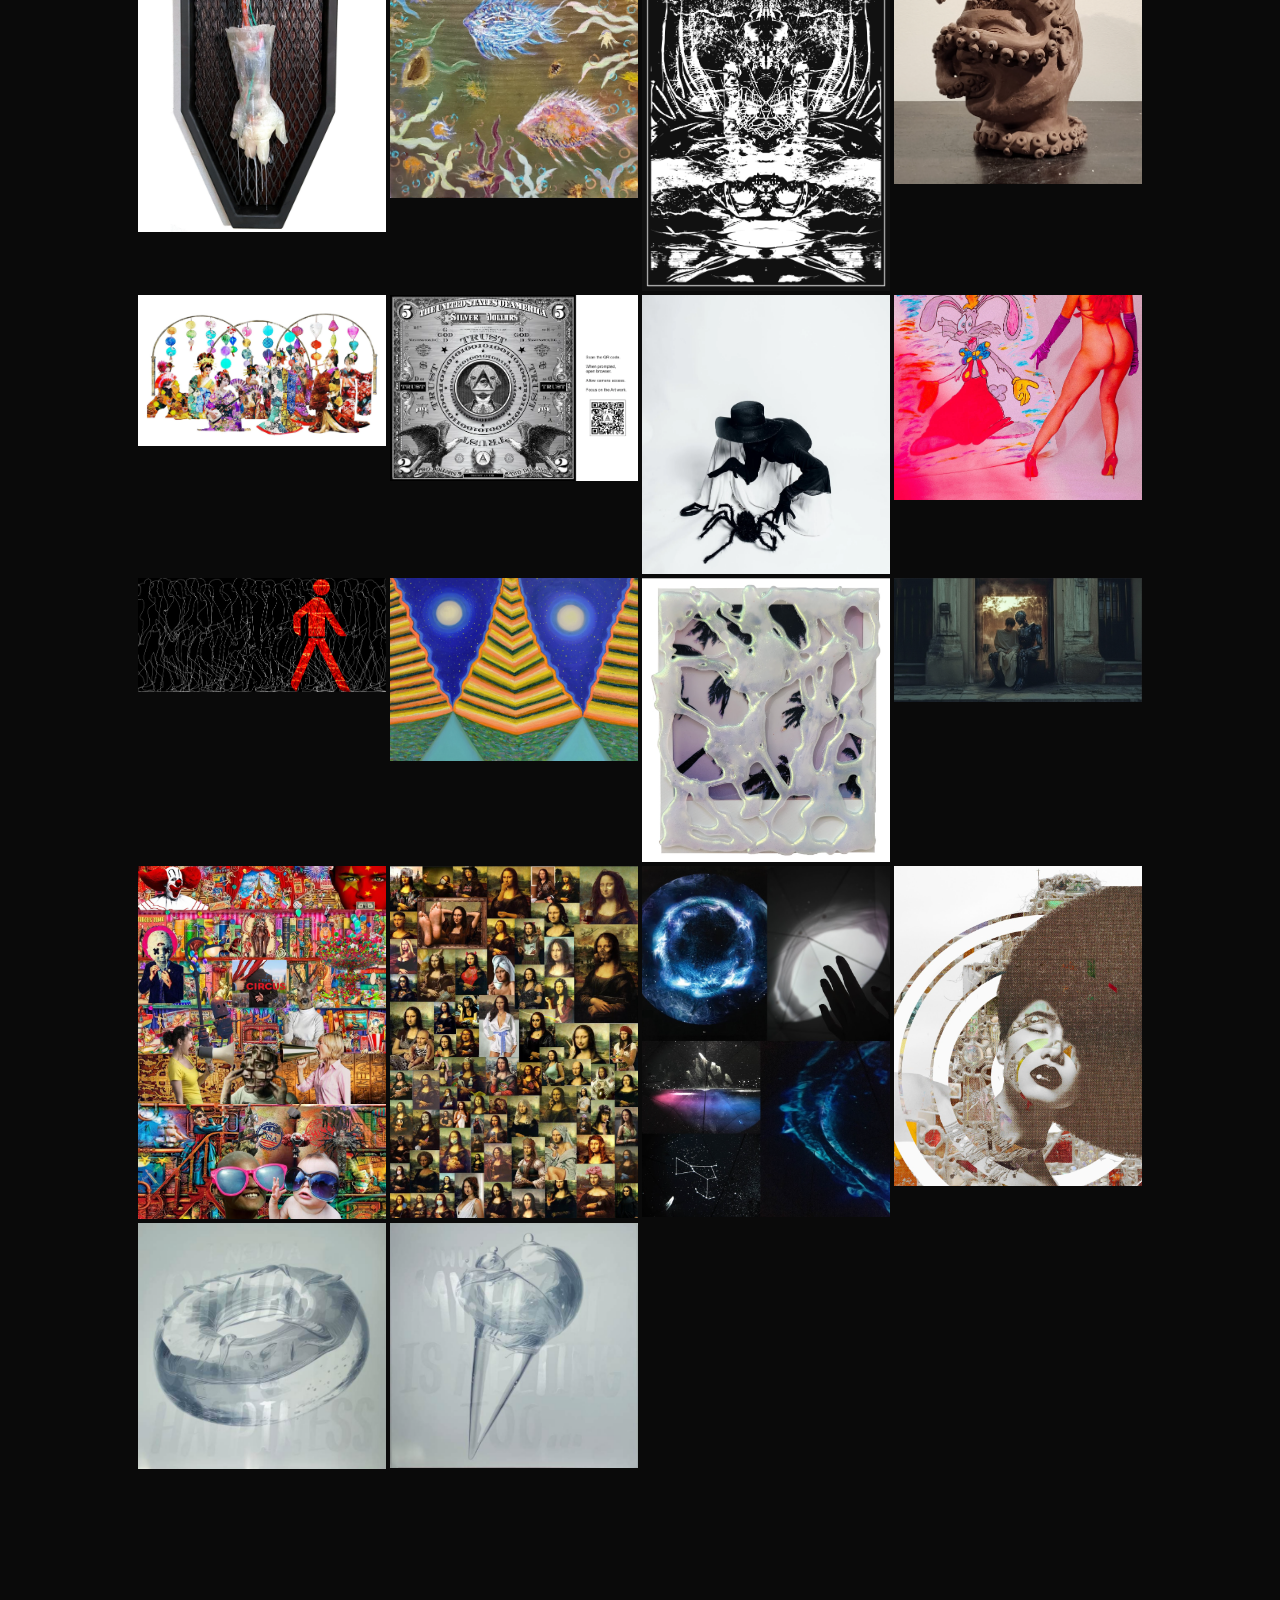
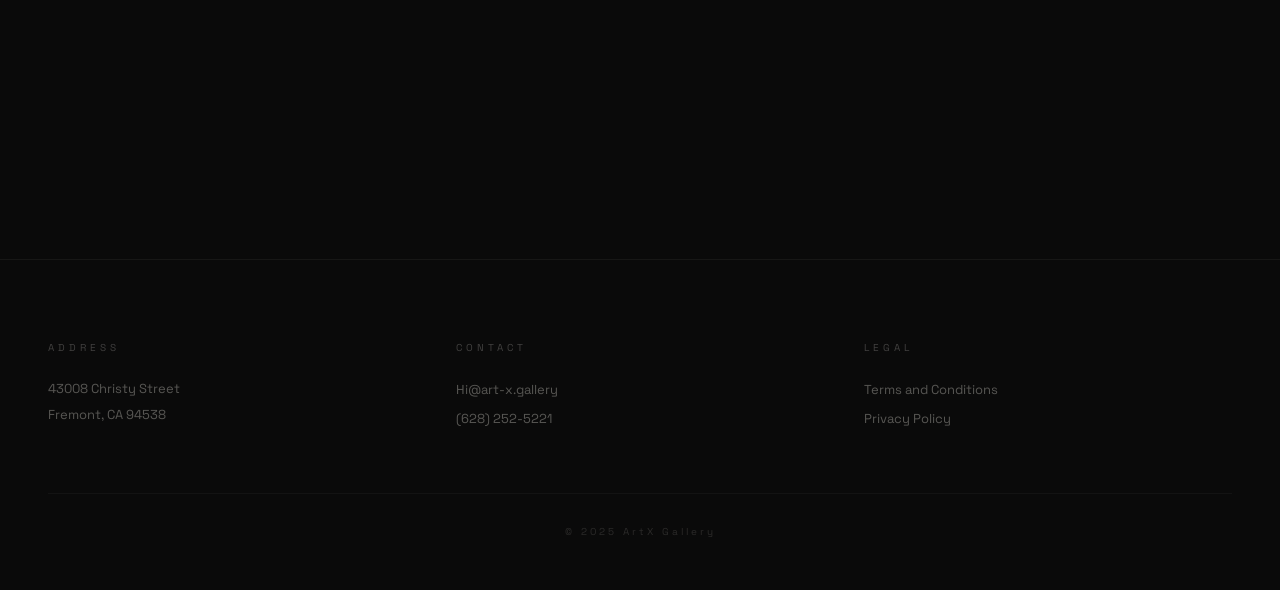
<file: synthetica.html>
<!DOCTYPE html>
<html lang="en">
<head>
  <meta charset="UTF-8">
  <meta name="viewport" content="width=device-width, initial-scale=1.0">
  <title>Synthetica and Alterica — ArtX Gallery</title>
  <link rel="stylesheet" href="styles.css">
</head>
<body>

  <div class="grain"></div>
  <div class="cursor-glow"></div>

  <header class="header">
    <div class="header-inner">
      <a href="index.html" class="logo">
        <img src="images/logo.png" alt="ArtX Gallery">
      </a>
      <nav class="nav-links">
        <a href="index.html">Home</a>
        <a href="exhibitions.html" class="active">Exhibitions</a>
        <a href="magazine.html">Magazine</a>
        <a href="opencall.html">Open Call</a>
        <a href="about.html">About</a>
        <a href="contact.html">Contact</a>
      </nav>
      <button class="hamburger" aria-label="Menu">
        <span></span><span></span><span></span>
      </button>
    </div>
  </header>

  <nav class="mobile-nav">
    <a href="index.html">Home</a>
    <a href="exhibitions.html">Exhibitions</a>
    <a href="magazine.html">Magazine</a>
    <a href="opencall.html">Open Call</a>
    <a href="about.html">About</a>
    <a href="contact.html">Contact</a>
  </nav>

  <!-- Hero Slideshow -->
  <section class="synth-hero">
    <div class="synth-carousel">
      <div class="synth-carousel-track">
        <div class="synth-slide"><img src="images/synthetica/slide-1.png" alt="Exhibition view"></div>
        <div class="synth-slide"><img src="images/synthetica/slide-2.png" alt="Exhibition view"></div>
        <div class="synth-slide"><img src="images/synthetica/slide-3.png" alt="Exhibition view"></div>
        <div class="synth-slide"><img src="images/synthetica/slide-4.png" alt="Exhibition view"></div>
        <div class="synth-slide"><img src="images/synthetica/slide-5.png" alt="Exhibition view"></div>
        <div class="synth-slide"><img src="images/synthetica/slide-6.png" alt="Exhibition view"></div>
        <div class="synth-slide"><img src="images/synthetica/slide-7.png" alt="Exhibition view"></div>
        <div class="synth-slide"><img src="images/synthetica/slide-8.png" alt="Exhibition view"></div>
        <div class="synth-slide"><img src="images/synthetica/slide-9.png" alt="Exhibition view"></div>
        <div class="synth-slide"><img src="images/synthetica/slide-10.png" alt="Exhibition view"></div>
        <div class="synth-slide"><img src="images/synthetica/slide-11.png" alt="Exhibition view"></div>
        <div class="synth-slide"><img src="images/synthetica/slide-12.png" alt="Exhibition view"></div>
        <div class="synth-slide"><img src="images/synthetica/slide-13.png" alt="Exhibition view"></div>
        <div class="synth-slide"><img src="images/synthetica/slide-14.png" alt="Exhibition view"></div>
        <div class="synth-slide"><img src="images/synthetica/slide-15.png" alt="Exhibition view"></div>
        <div class="synth-slide"><img src="images/synthetica/slide-16.png" alt="Exhibition view"></div>
        <div class="synth-slide"><img src="images/synthetica/slide-17.png" alt="Exhibition view"></div>
        <div class="synth-slide"><img src="images/synthetica/slide-18.png" alt="Exhibition view"></div>
        <div class="synth-slide"><img src="images/synthetica/slide-19.png" alt="Exhibition view"></div>
        <div class="synth-slide"><img src="images/synthetica/slide-20.png" alt="Exhibition view"></div>
        <div class="synth-slide"><img src="images/synthetica/slide-21.png" alt="Exhibition view"></div>
      </div>
      <button class="carousel-btn prev" aria-label="Previous">&#8249;</button>
      <button class="carousel-btn next" aria-label="Next">&#8250;</button>
    </div>
  </section>

  <!-- Title & Description -->
  <section class="synth-intro">
    <h1>Synthetica and Alterica</h1>
    <h2>Silicon Valley International Contemporary Art Review Exhibition</h2>
    <div class="synth-desc">
      <p>In an age where technology permeates every aspect of our lives, Synthetica and Alterica invites artists to explore the evolving relationship between artificial intelligence and the human experience. This is not merely an exhibition but a reflection of the complex interplay between innovation and identity in our increasingly digital world.</p>
      <p>We seek to showcase works that question how technology is reshaping our understanding of creativity, identity, and otherness. Synthetica represents the seamless integration of technology and artistic expression, a merging of human and machine that pushes the boundaries of what we consider possible in the creative realm. Alterica, on the other hand, delves into concepts of exclusion and difference, exploring how technology both connects and isolates, creating spaces of belonging while also reinforcing divides.</p>
      <p>The online media exhibition runs January 15 – February 15, 2025.</p>
    </div>
  </section>

  <!-- Award Winners Summary -->
  <section class="synth-awards-summary">
    <h2>Award Winners</h2>
    <ul>
      <li><strong>Master Award:</strong> Yeil Kim</li>
      <li><strong>Best Creativity Award:</strong> Sumio Kobayashi / Islam Allam</li>
      <li><strong>Best Visual Effect Award:</strong> Dmitry Kemell / Syrine JEMAL</li>
      <li><strong>Rising Star Award:</strong> Mwass Githinji / Sawyer Feng</li>
      <li><strong>Excellence Award:</strong> Richard Middlen / Threshold Lab</li>
      <li><strong>Art Innovation Award:</strong> Maria Sappho / Gurkan Mihci / Hui Jing and Jinda Zhong</li>
    </ul>
  </section>

  <!-- Award Sections with artwork -->
  <section class="synth-awards">

    <!-- Master Award -->
    <div class="synth-award-block fade-in">
      <h3>Master Award</h3>
      <h4>Yeil Kim</h4>
      <div class="artwork-grid col-3">
        <img src="images/synthetica/yeil-kim-1.png" alt="Yeil Kim - Mountains or Sea">
        <img src="images/synthetica/yeil-kim-2.png" alt="Yeil Kim - Imagined Musical Instrument">
        <img src="images/synthetica/yeil-kim-3.png" alt="Yeil Kim - Unidentified Flying Object">
      </div>
    </div>

    <!-- Best Creativity Award -->
    <div class="synth-award-block fade-in">
      <h3>Best Creativity Award</h3>
      <h4>Sumio Kobayashi</h4>
      <div class="artwork-grid col-3">
        <img src="images/synthetica/sumio-kobayashi.jpg" alt="Sumio Kobayashi - Ikebana No. 6">
        <img src="images/synthetica/sumio-kobayashi-2.jpg" alt="Sumio Kobayashi - Ikebana No. 5">
        <img src="images/synthetica/sumio-kobayashi-3.jpg" alt="Sumio Kobayashi - Femininity on the Midnight Sun">
      </div>
      <h4>Islam Allam</h4>
      <div class="artwork-grid col-2">
        <img src="images/synthetica/islam-allam.jpg" alt="Islam Allam - Self Portrait">
        <img src="images/synthetica/islam-allam-2.jpg" alt="Islam Allam - untitled">
      </div>
    </div>

    <!-- Best Visual Effect Award -->
    <div class="synth-award-block fade-in">
      <h3>Best Visual Effect Award</h3>
      <h4>Dmitry Kemell</h4>
      <div class="artwork-grid col-2">
        <img src="images/synthetica/dmitry-kemell.jpg" alt="Dmitry Kemell - Building Blocks">
        <img src="images/synthetica/dmitry-kemell-2.jpg" alt="Dmitry Kemell - Glass Menagerie">
      </div>
      <h4>Syrine JEMAL</h4>
      <div class="artwork-grid col-2">
        <img src="images/synthetica/syrine-jemal.png" alt="Syrine JEMAL - Lunar Luminescence">
        <img src="images/synthetica/syrine-jemal-2.png" alt="Syrine JEMAL - The Bridge Of Equality">
      </div>
    </div>

    <!-- Rising Star Award -->
    <div class="synth-award-block fade-in">
      <h3>Rising Star Award</h3>
      <h4>Mwass Githinji</h4>
      <div class="artwork-grid col-2">
        <img src="images/synthetica/mwass-githinji.png" alt="Mwass Githinji - Predicaments of Eve">
        <img src="images/synthetica/mwass-githinji-2.png" alt="Mwass Githinji - The Esoteric Knight">
      </div>
      <h4>Sawyer Feng</h4>
      <div class="artwork-grid col-2">
        <img src="images/synthetica/sawyer-feng.jpg" alt="Sawyer Feng - How to exploit the Liguan">
        <img src="images/synthetica/sawyer-feng-2.png" alt="Sawyer Feng - Who Killed That Madwoman">
      </div>
    </div>

    <!-- Excellence Award -->
    <div class="synth-award-block fade-in">
      <h3>Excellence Award</h3>
      <h4>Richard Middlen</h4>
      <div class="artwork-grid col-1">
        <img src="images/synthetica/richard-middlen.jpg" alt="Richard Middlen - Pilot (Apples to Oranges)">
      </div>
      <h4>Threshold Lab</h4>
      <div class="artwork-grid col-1">
        <img src="images/synthetica/threshold-lab.png" alt="Threshold Lab - Sweat for generation">
      </div>
    </div>

    <!-- Art Innovation Award -->
    <div class="synth-award-block fade-in">
      <h3>Art Innovation Award</h3>
      <h4>Maria Sappho</h4>
      <div class="artwork-grid col-1">
        <img src="images/synthetica/maria-sappho.jpg" alt="Maria Sappho - ZEMI">
      </div>
      <h4>Gurkan Mihci</h4>
      <div class="artwork-grid col-2">
        <img src="images/synthetica/gurkan-mihci.jpg" alt="Gurkan Mihci - Aftermath Of The Climate Crisis Installation">
        <img src="images/synthetica/gurkan-mihci-2.png" alt="Gurkan Mihci - Derinkuyu Revived">
      </div>
      <h4>Hui Jing &amp; Jinda Zhong</h4>
      <div class="artwork-grid col-2">
        <img src="images/synthetica/jinda-zhong-1.png" alt="Hui Jing & Jinda Zhong - Travel Bot">
        <img src="images/synthetica/jinda-zhong-2.png" alt="Hui Jing & Jinda Zhong - Travel Bot">
      </div>
    </div>

    <!-- Honorable Mentions -->
    <div class="synth-award-block fade-in">
      <h3>Honorable Mentions</h3>
      <div class="artwork-grid col-3">
        <img src="images/synthetica/hm-01.jpg" alt="Yang Lu - Dreams of the Soul">
        <img src="images/synthetica/hm-02.jpg" alt="Tim B. Moor - Down on the Corner">
        <img src="images/synthetica/hm-03.png" alt="Tom Day">
        <img src="images/synthetica/hm-04.jpg" alt="Tom Day">
        <img src="images/synthetica/hm-05.png" alt="Tom Day">
        <img src="images/synthetica/hm-06.jpg" alt="Sofija Grabuloska - Invisible Realms">
        <img src="images/synthetica/hm-07.png" alt="Jinda Zhong - Showcase">
        <img src="images/synthetica/hm-08.jpg" alt="Yachan Yuan - Lost in Translation">
        <img src="images/synthetica/hm-09.jpg" alt="Galina Bleikh - AI Goldfish">
        <img src="images/synthetica/hm-10.jpg" alt="Maryam Deyhim - Harbinger">
        <img src="images/synthetica/hm-11.jpg" alt="Isabelle Zab">
        <img src="images/synthetica/hm-12.png" alt="Lee Musgrave - Reciprocal 3">
        <img src="images/synthetica/hm-13.png" alt="Lee Musgrave - Blue Rose 5">
        <img src="images/synthetica/hm-14.jpg" alt="Zirou Zhang">
        <img src="images/synthetica/hm-15.jpg" alt="Ivan Calderini">
        <img src="images/synthetica/hm-16.png" alt="Yang Lu - Visualization of the Wind">
        <img src="images/synthetica/hm-17.png" alt="Yang Lu - Visualization of the Wind">
        <img src="images/synthetica/hm-18.png" alt="Sergio Cesario - Diptych Trans-Venus">
        <img src="images/synthetica/hm-19.jpg" alt="Tahn Ahn - black landscape">
        <img src="images/synthetica/hm-20.png" alt="Luying Dong - Nature vs Nurture">
        <img src="images/synthetica/hm-21.jpg" alt="Chunxuan Yu">
        <img src="images/synthetica/hm-22.jpeg" alt="Haiping Jiang - Control Series One">
        <img src="images/synthetica/hm-23.jpg" alt="Megan Davis - inactiveconnection">
        <img src="images/synthetica/hm-24.jpg" alt="Cecil Lee - Someone Always Watching">
        <img src="images/synthetica/hm-25.jpg" alt="Brian Mitchell - Addicted II">
        <img src="images/synthetica/hm-26.jpg" alt="Jaden Zen - Autumn Fish">
        <img src="images/synthetica/hm-27.jpg" alt="Peep Ainsoo - The Explorer">
        <img src="images/synthetica/hm-28.png" alt="Riley Bossick - Quarter View">
        <img src="images/synthetica/hm-29.png" alt="My Linh Mac - The Show Must Go On">
        <img src="images/synthetica/hm-30.jpg" alt="Carlos Bautista">
        <img src="images/synthetica/hm-31.jpeg" alt="Anastasia Shik">
        <img src="images/synthetica/hm-32.jpeg" alt="Anastasia Shik">
        <img src="images/synthetica/hm-33.png" alt="Ambrosio Lopez - People">
        <img src="images/synthetica/hm-34.png" alt="Ping Zheng - A Dream II">
        <img src="images/synthetica/hm-35.png" alt="Aimie Dukes - Souvenir 7">
        <img src="images/synthetica/hm-36.png" alt="Constantin Aliferis - Storytelling time">
        <img src="images/synthetica/hm-37.png" alt="Matthew Morpheus - Political Circus">
        <img src="images/synthetica/hm-38.png" alt="Matthew Morpheus - Secret Life of Mona Lisa">
        <img src="images/synthetica/hm-39.png" alt="Yachan Yuan - Let it Grow">
        <img src="images/synthetica/hm-40.png" alt="Tetyana Hubska - Self Fragmented">
        <img src="images/synthetica/hm-41.png" alt="Mee Ha - I Need A Chubby Circle Of Happiness">
        <img src="images/synthetica/hm-42.png" alt="Mee Ha">
      </div>
    </div>

  </section>

  <!-- Back to Exhibitions -->
  <section class="ex-back fade-in">
    <a href="exhibitions.html" class="back-link">&larr; All Exhibitions</a>
  </section>

  <footer class="footer">
    <div class="footer-inner">
      <div class="footer-col">
        <h3>Address</h3>
        <p>43008 Christy Street<br>Fremont, CA 94538</p>
      </div>
      <div class="footer-col">
        <h3>Contact</h3>
        <a href="mailto:Hi@art-x.gallery">Hi@art-x.gallery</a>
        <a href="tel:+16282525221">(628) 252-5221</a>
      </div>
      <div class="footer-col">
        <h3>Legal</h3>
        <a href="#">Terms and Conditions</a>
        <a href="#">Privacy Policy</a>
      </div>
    </div>
    <div class="footer-bottom">&copy; 2025 ArtX Gallery</div>
  </footer>

  <script src="script.js"></script>
</body>
</html>
</file>
<file: styles.css>
/* ===== Fonts ===== */
@import url('https://fonts.googleapis.com/css2?family=Cormorant+Garamond:ital,wght@0,300;0,400;0,500;0,600;1,300;1,400&family=Space+Grotesk:wght@300;400;500;600&display=swap');

/* ===== Reset ===== */
*, *::before, *::after {
  margin: 0;
  padding: 0;
  box-sizing: border-box;
}

html {
  scroll-behavior: smooth;
  font-size: 16px;
}

body {
  font-family: 'Space Grotesk', sans-serif;
  color: #e8e4de;
  background: #0a0a0a;
  line-height: 1.6;
  -webkit-font-smoothing: antialiased;
  overflow-x: hidden;
}

a { text-decoration: none; color: inherit; }
ul { list-style: none; }
img { max-width: 100%; display: block; }

::selection {
  background: #e8e4de;
  color: #0a0a0a;
}

/* ===== Cursor Glow (desktop) ===== */
.cursor-glow {
  position: fixed;
  width: 300px;
  height: 300px;
  border-radius: 50%;
  background: radial-gradient(circle, rgba(232,228,222,0.03) 0%, transparent 70%);
  pointer-events: none;
  z-index: 9999;
  transform: translate(-50%, -50%);
  transition: opacity 0.3s;
}

/* ===== Header ===== */
.header {
  position: fixed;
  top: 0;
  left: 0;
  width: 100%;
  z-index: 1000;
  mix-blend-mode: difference;
  transition: transform 0.5s cubic-bezier(0.16, 1, 0.3, 1);
}

.header.hidden {
  transform: translateY(-100%);
}

.header-inner {
  max-width: 100%;
  padding: 28px 48px;
  display: flex;
  align-items: center;
  justify-content: space-between;
}

.logo img {
  height: 32px;
  width: auto;
  filter: invert(1);
}

.nav-links {
  display: flex;
  gap: 36px;
  align-items: center;
}

.nav-links a {
  font-size: 11px;
  font-weight: 400;
  letter-spacing: 3px;
  text-transform: uppercase;
  color: #fff;
  transition: opacity 0.3s;
}

.nav-links a:hover {
  opacity: 0.5;
}

.nav-links a.active {
  opacity: 0.5;
}

/* Hamburger */
.hamburger {
  display: none;
  flex-direction: column;
  gap: 7px;
  cursor: pointer;
  background: none;
  border: none;
  padding: 5px;
  z-index: 1002;
}

.hamburger span {
  display: block;
  width: 28px;
  height: 1px;
  background: #fff;
  transition: all 0.5s cubic-bezier(0.16, 1, 0.3, 1);
}

.hamburger.active span:nth-child(1) {
  transform: rotate(45deg) translate(5.5px, 5.5px);
}
.hamburger.active span:nth-child(2) {
  opacity: 0;
  transform: scaleX(0);
}
.hamburger.active span:nth-child(3) {
  transform: rotate(-45deg) translate(5.5px, -5.5px);
}

/* Mobile nav */
.mobile-nav {
  display: none;
  position: fixed;
  inset: 0;
  background: #0a0a0a;
  z-index: 1001;
  flex-direction: column;
  justify-content: center;
  align-items: center;
  gap: 5px;
}

.mobile-nav.open {
  display: flex;
}

.mobile-nav a {
  font-family: 'Cormorant Garamond', serif;
  font-size: 48px;
  font-weight: 300;
  letter-spacing: 3px;
  padding: 12px 0;
  transition: opacity 0.3s;
  text-align: center;
}

.mobile-nav a:hover {
  opacity: 0.4;
}

/* ===== Full-Screen Hero ===== */
.hero {
  position: relative;
  height: 100vh;
  display: flex;
  flex-direction: column;
  justify-content: center;
  align-items: center;
  text-align: center;
  overflow: hidden;
}

.hero::before {
  content: '';
  position: absolute;
  inset: 0;
  background:
    radial-gradient(ellipse at 20% 50%, rgba(80, 60, 120, 0.12) 0%, transparent 60%),
    radial-gradient(ellipse at 80% 50%, rgba(60, 100, 120, 0.08) 0%, transparent 60%);
  pointer-events: none;
}

.hero::after {
  content: '';
  position: absolute;
  top: 50%;
  left: 50%;
  transform: translate(-50%, -50%);
  width: 500px;
  height: 500px;
  border: 1px solid rgba(232, 228, 222, 0.04);
  border-radius: 50%;
  animation: pulse-ring 6s ease-in-out infinite;
  pointer-events: none;
}

@keyframes pulse-ring {
  0%, 100% { transform: translate(-50%, -50%) scale(1); opacity: 1; }
  50% { transform: translate(-50%, -50%) scale(1.08); opacity: 0.5; }
}

.hero-logo {
  width: 80px;
  height: auto;
  margin: 0 auto 36px;
  filter: invert(1) brightness(0.85);
  opacity: 0;
  animation: fade-up 1s 0.2s cubic-bezier(0.16, 1, 0.3, 1) forwards;
}

.hero h1 {
  font-family: 'Cormorant Garamond', serif;
  font-size: clamp(52px, 10vw, 120px);
  font-weight: 300;
  letter-spacing: 8px;
  line-height: 1.05;
  color: #e8e4de;
  position: relative;
  z-index: 1;
}

.hero p {
  font-size: 13px;
  font-weight: 300;
  color: rgba(232, 228, 222, 0.45);
  letter-spacing: 4px;
  text-transform: uppercase;
  margin-top: 30px;
  position: relative;
  z-index: 1;
}

.scroll-indicator {
  position: absolute;
  bottom: 40px;
  left: 50%;
  transform: translateX(-50%);
  display: flex;
  flex-direction: column;
  align-items: center;
  gap: 10px;
  z-index: 1;
}

.scroll-indicator span {
  font-size: 10px;
  letter-spacing: 3px;
  text-transform: uppercase;
  color: rgba(232, 228, 222, 0.25);
}

.scroll-line {
  width: 1px;
  height: 40px;
  background: linear-gradient(to bottom, rgba(232, 228, 222, 0.3), transparent);
  animation: scroll-pulse 2s ease-in-out infinite;
}

@keyframes scroll-pulse {
  0%, 100% { opacity: 1; transform: scaleY(1); }
  50% { opacity: 0.3; transform: scaleY(0.6); }
}

/* ===== Exhibition Showcase (Home) ===== */
.carousel-section {
  padding: 120px 48px;
  max-width: 1300px;
  margin: 0 auto;
}

.section-label {
  font-size: 10px;
  letter-spacing: 5px;
  text-transform: uppercase;
  color: rgba(232, 228, 222, 0.3);
  text-align: center;
  margin-bottom: 16px;
}

.carousel-section h2 {
  text-align: center;
  font-family: 'Cormorant Garamond', serif;
  font-size: 38px;
  font-weight: 300;
  margin-bottom: 60px;
  letter-spacing: 2px;
}

.carousel-section h2 a {
  color: #e8e4de;
  transition: opacity 0.3s;
}

.carousel-section h2 a:hover {
  opacity: 0.5;
}

.carousel {
  position: relative;
  overflow: hidden;
  aspect-ratio: 16/9;
}

.carousel-track {
  display: flex;
  height: 100%;
  transition: transform 0.8s cubic-bezier(0.16, 1, 0.3, 1);
}

.carousel-slide {
  min-width: 100%;
  flex-shrink: 0;
  position: relative;
}

.carousel-slide img {
  width: 100%;
  height: 100%;
  object-fit: cover;
}

.carousel-btn {
  position: absolute;
  top: 50%;
  transform: translateY(-50%);
  background: transparent;
  border: 1px solid rgba(232, 228, 222, 0.2);
  width: 52px;
  height: 52px;
  border-radius: 50%;
  font-size: 20px;
  cursor: pointer;
  color: #e8e4de;
  display: flex;
  align-items: center;
  justify-content: center;
  transition: all 0.4s ease;
  z-index: 10;
  opacity: 0;
}

.carousel:hover .carousel-btn {
  opacity: 1;
}

.carousel-btn:hover {
  background: #e8e4de;
  color: #0a0a0a;
  border-color: #e8e4de;
}

.carousel-btn.prev { left: 24px; }
.carousel-btn.next { right: 24px; }

.carousel-dots {
  display: flex;
  justify-content: center;
  gap: 16px;
  margin-top: 36px;
}

.carousel-dots .dot {
  width: 6px;
  height: 6px;
  border-radius: 50%;
  background: rgba(232, 228, 222, 0.15);
  border: none;
  cursor: pointer;
  transition: all 0.4s ease;
}

.carousel-dots .dot.active {
  background: #e8e4de;
  box-shadow: 0 0 12px rgba(232, 228, 222, 0.3);
}

/* ===== Page Hero ===== */
.page-hero {
  height: 50vh;
  min-height: 360px;
  display: flex;
  flex-direction: column;
  justify-content: center;
  align-items: center;
  text-align: center;
  position: relative;
}

.page-hero::after {
  content: '';
  position: absolute;
  bottom: 60px;
  left: 50%;
  transform: translateX(-50%);
  width: 1px;
  height: 50px;
  background: linear-gradient(to bottom, rgba(232, 228, 222, 0.2), transparent);
}

.page-hero h1 {
  font-family: 'Cormorant Garamond', serif;
  font-size: clamp(36px, 6vw, 64px);
  font-weight: 300;
  letter-spacing: 6px;
  color: #e8e4de;
}

.page-hero .page-label {
  font-size: 10px;
  letter-spacing: 5px;
  text-transform: uppercase;
  color: rgba(232, 228, 222, 0.3);
  margin-bottom: 20px;
}

/* ===== About ===== */
.about-content {
  max-width: 900px;
  margin: 0 auto;
  padding: 80px 48px 120px;
}

.about-content .about-image {
  width: 100%;
  margin-bottom: 70px;
  opacity: 0.9;
  transition: opacity 0.5s;
}

.about-content .about-image:hover {
  opacity: 1;
}

.about-content p {
  font-size: 16px;
  line-height: 2.1;
  color: rgba(232, 228, 222, 0.6);
  margin-bottom: 28px;
  letter-spacing: 0.3px;
}

.about-content p:first-of-type {
  font-family: 'Cormorant Garamond', serif;
  font-size: 30px;
  font-weight: 300;
  color: #e8e4de;
  line-height: 1.6;
  letter-spacing: 1px;
  margin-bottom: 40px;
  padding-bottom: 40px;
  border-bottom: 1px solid rgba(232, 228, 222, 0.06);
}

/* ===== Magazine ===== */
.magazine-content {
  max-width: 900px;
  margin: 0 auto;
  padding: 80px 48px 120px;
}

.magazine-content .magazine-image {
  width: 100%;
  margin-bottom: 70px;
  opacity: 0.9;
  transition: opacity 0.5s;
}

.magazine-content .magazine-image:hover {
  opacity: 1;
}

.magazine-content p {
  font-size: 16px;
  line-height: 2.1;
  color: rgba(232, 228, 222, 0.6);
  margin-bottom: 28px;
  letter-spacing: 0.3px;
}

.magazine-content .contact-cta {
  font-family: 'Cormorant Garamond', serif;
  font-size: 22px;
  font-style: italic;
  color: rgba(232, 228, 222, 0.8);
  margin-top: 50px;
  padding-top: 50px;
  border-top: 1px solid rgba(232, 228, 222, 0.06);
}

.magazine-content .contact-cta a {
  color: #e8e4de;
  border-bottom: 1px solid rgba(232, 228, 222, 0.3);
  padding-bottom: 2px;
  transition: border-color 0.3s;
}

.magazine-content .contact-cta a:hover {
  border-color: transparent;
}

/* ===== Open Call ===== */
.opencall-content {
  max-width: 1100px;
  margin: 0 auto;
  padding: 80px 48px 120px;
}

.exhibition-card {
  margin-bottom: 120px;
  position: relative;
  display: grid;
  grid-template-columns: 380px 1fr;
  gap: 50px;
  align-items: start;
}

.exhibition-card:last-child {
  margin-bottom: 0;
}

.exhibition-card .card-image-wrap {
  position: relative;
  overflow: hidden;
  flex-shrink: 0;
}

.exhibition-card img {
  width: 100%;
  height: auto;
  transition: transform 1.2s cubic-bezier(0.16, 1, 0.3, 1);
  opacity: 0.9;
}

.exhibition-card:hover img {
  transform: scale(1.03);
  opacity: 1;
}

.exhibition-card .card-text {
  padding-top: 8px;
}

.exhibition-card h2 {
  font-family: 'Cormorant Garamond', serif;
  font-size: 30px;
  font-weight: 300;
  margin-bottom: 20px;
  letter-spacing: 1px;
  color: #e8e4de;
  line-height: 1.35;
}

.exhibition-card p {
  font-size: 14px;
  line-height: 2;
  color: rgba(232, 228, 222, 0.5);
  margin-bottom: 14px;
}

.exhibition-card + .exhibition-card::before {
  content: '';
  position: absolute;
  top: -60px;
  left: 0;
  width: 60px;
  height: 1px;
  background: rgba(232, 228, 222, 0.1);
}

/* ===== Contact ===== */
.contact-content {
  max-width: 800px;
  margin: 0 auto;
  padding: 80px 48px 120px;
  display: grid;
  grid-template-columns: 1fr 1fr;
  gap: 80px;
}

.contact-info h2 {
  font-family: 'Cormorant Garamond', serif;
  font-size: 28px;
  font-weight: 300;
  margin-bottom: 24px;
  letter-spacing: 1px;
  color: #e8e4de;
}

.contact-info p {
  font-size: 14px;
  line-height: 2.2;
  color: rgba(232, 228, 222, 0.45);
  letter-spacing: 0.3px;
}

.contact-info a {
  color: rgba(232, 228, 222, 0.6);
  transition: color 0.3s;
}

.contact-info a:hover {
  color: #e8e4de;
}

.contact-info .info-block {
  margin-bottom: 40px;
}

.contact-info .info-label {
  font-size: 10px;
  letter-spacing: 4px;
  text-transform: uppercase;
  color: rgba(232, 228, 222, 0.25);
  margin-bottom: 12px;
}

.contact-form h2 {
  font-family: 'Cormorant Garamond', serif;
  font-size: 28px;
  font-weight: 300;
  margin-bottom: 40px;
  letter-spacing: 1px;
  color: #e8e4de;
}

.form-group {
  margin-bottom: 32px;
}

.form-group label {
  display: block;
  font-size: 10px;
  text-transform: uppercase;
  letter-spacing: 4px;
  color: rgba(232, 228, 222, 0.25);
  margin-bottom: 12px;
}

.form-group input,
.form-group textarea {
  width: 100%;
  padding: 16px 0;
  border: none;
  border-bottom: 1px solid rgba(232, 228, 222, 0.1);
  font-size: 15px;
  font-family: 'Space Grotesk', sans-serif;
  color: #e8e4de;
  background: transparent;
  transition: border-color 0.4s;
  letter-spacing: 0.5px;
}

.form-group input:focus,
.form-group textarea:focus {
  outline: none;
  border-bottom-color: rgba(232, 228, 222, 0.5);
}

.form-group input::placeholder,
.form-group textarea::placeholder {
  color: rgba(232, 228, 222, 0.15);
}

.form-group textarea {
  min-height: 120px;
  resize: none;
}

.btn-submit {
  padding: 16px 52px;
  background: transparent;
  color: #e8e4de;
  border: 1px solid rgba(232, 228, 222, 0.2);
  font-size: 10px;
  text-transform: uppercase;
  letter-spacing: 4px;
  cursor: pointer;
  transition: all 0.5s cubic-bezier(0.16, 1, 0.3, 1);
  font-family: 'Space Grotesk', sans-serif;
  margin-top: 10px;
}

.btn-submit:hover {
  background: #e8e4de;
  color: #0a0a0a;
  border-color: #e8e4de;
  letter-spacing: 6px;
}

#formSuccess {
  font-family: 'Cormorant Garamond', serif;
  font-size: 20px;
  font-style: italic;
}

/* ===== Exhibitions Grid ===== */
.exhibitions-grid {
  max-width: 1200px;
  margin: 0 auto;
  padding: 80px 48px 120px;
  display: grid;
  grid-template-columns: repeat(2, 1fr);
  gap: 60px 40px;
}

.ex-card {
  display: block;
  color: inherit;
  cursor: default;
}

a.ex-card {
  cursor: pointer;
}

.ex-card-img {
  position: relative;
  overflow: hidden;
  margin-bottom: 20px;
  aspect-ratio: 3/4;
}

.ex-card-img img {
  width: 100%;
  height: 100%;
  object-fit: cover;
  transition: transform 1s cubic-bezier(0.16, 1, 0.3, 1);
}

.ex-card:hover .ex-card-img img {
  transform: scale(1.04);
}

.ex-card-overlay {
  position: absolute;
  inset: 0;
  background: rgba(10, 10, 10, 0.5);
  display: flex;
  align-items: center;
  justify-content: center;
  opacity: 0;
  transition: opacity 0.5s ease;
}

.ex-card:hover .ex-card-overlay {
  opacity: 1;
}

.ex-card-cta {
  font-size: 11px;
  letter-spacing: 3px;
  text-transform: uppercase;
  color: #e8e4de;
  padding: 14px 32px;
  border: 1px solid rgba(232, 228, 222, 0.4);
  transition: all 0.3s;
}

.ex-card:hover .ex-card-cta {
  background: #e8e4de;
  color: #0a0a0a;
  border-color: #e8e4de;
}

.ex-card-info {
  padding: 4px 0;
}

.ex-card-tag {
  font-size: 10px;
  letter-spacing: 3px;
  text-transform: uppercase;
  color: rgba(232, 228, 222, 0.3);
  display: block;
  margin-bottom: 10px;
}

.ex-card-info h3 {
  font-family: 'Cormorant Garamond', serif;
  font-size: 26px;
  font-weight: 400;
  color: #e8e4de;
  margin-bottom: 6px;
  letter-spacing: 0.5px;
}

.ex-card-info p {
  font-size: 13px;
  color: rgba(232, 228, 222, 0.4);
  letter-spacing: 0.3px;
}

/* ===== Exhibition Detail Hero ===== */
.ex-detail-hero {
  padding: 120px 48px 80px;
}

.ex-detail-hero-inner {
  max-width: 1100px;
  margin: 0 auto;
  display: grid;
  grid-template-columns: 360px 1fr;
  gap: 60px;
  align-items: center;
}

.ex-detail-poster img {
  width: 100%;
  box-shadow: 0 20px 60px rgba(0, 0, 0, 0.3);
}

.ex-detail-intro .ex-card-tag {
  margin-bottom: 16px;
}

.ex-detail-intro h1 {
  font-family: 'Cormorant Garamond', serif;
  font-size: 48px;
  font-weight: 300;
  color: #e8e4de;
  letter-spacing: 2px;
  line-height: 1.2;
  margin-bottom: 12px;
}

.ex-detail-subtitle {
  font-size: 15px;
  color: rgba(232, 228, 222, 0.5);
  margin-bottom: 36px;
  letter-spacing: 0.3px;
}

.ex-detail-meta {
  display: flex;
  flex-direction: column;
  gap: 16px;
  padding-top: 28px;
  border-top: 1px solid rgba(232, 228, 222, 0.08);
}

.meta-item {
  display: flex;
  gap: 16px;
  align-items: baseline;
}

.meta-label {
  font-size: 10px;
  letter-spacing: 3px;
  text-transform: uppercase;
  color: rgba(232, 228, 222, 0.25);
  min-width: 80px;
}

.meta-value {
  font-size: 14px;
  color: rgba(232, 228, 222, 0.6);
}

/* ===== Exhibition Detail About ===== */
.ex-detail-about {
  border-top: 1px solid rgba(232, 228, 222, 0.06);
  border-bottom: 1px solid rgba(232, 228, 222, 0.06);
  padding: 80px 48px;
}

.ex-detail-about-inner {
  max-width: 800px;
  margin: 0 auto;
}

.ex-detail-about .lead-text {
  font-family: 'Cormorant Garamond', serif;
  font-size: 26px;
  font-weight: 300;
  color: #e8e4de;
  line-height: 1.7;
  margin-bottom: 32px;
}

.ex-detail-about p {
  font-size: 15px;
  line-height: 2;
  color: rgba(232, 228, 222, 0.5);
  margin-bottom: 16px;
}

/* ===== Awards Section ===== */
.ex-awards {
  padding: 100px 48px;
}

.ex-awards-inner {
  max-width: 1300px;
  margin: 0 auto;
}

.ex-awards .section-label {
  margin-bottom: 60px;
}

.award-category {
  margin-bottom: 70px;
}

.award-title {
  font-family: 'Cormorant Garamond', serif;
  font-size: 28px;
  font-weight: 300;
  color: #e8e4de;
  letter-spacing: 1px;
  margin-bottom: 30px;
  padding-bottom: 16px;
  border-bottom: 1px solid rgba(232, 228, 222, 0.06);
}

.award-artists {
  display: grid;
  grid-template-columns: repeat(2, 1fr);
  gap: 24px;
}

.award-artists:has(.award-artist-card:only-child) {
  grid-template-columns: 1fr;
  max-width: 700px;
}

.award-artist-card {
  position: relative;
  overflow: hidden;
}

.award-artist-card img {
  width: 100%;
  aspect-ratio: 3/2;
  object-fit: cover;
  margin-bottom: 16px;
  opacity: 0.88;
  transition: opacity 0.5s, transform 0.8s cubic-bezier(0.16, 1, 0.3, 1);
}

.award-artist-card:hover img {
  opacity: 1;
  transform: scale(1.02);
}

.award-artist-card h4 {
  font-family: 'Cormorant Garamond', serif;
  font-size: 18px;
  font-weight: 400;
  color: rgba(232, 228, 222, 0.75);
  letter-spacing: 0.5px;
}

/* Honorable Mentions */
.honorable-list {
  display: flex;
  flex-wrap: wrap;
  gap: 8px 20px;
}

.honorable-list span {
  font-size: 14px;
  color: rgba(232, 228, 222, 0.4);
  line-height: 2;
  letter-spacing: 0.3px;
}

.honorable-list span::after {
  content: '·';
  margin-left: 20px;
  color: rgba(232, 228, 222, 0.15);
}

.honorable-list span:last-child::after {
  content: '';
}

/* Back Link */
.ex-back {
  padding: 0 48px 100px;
  max-width: 1100px;
  margin: 0 auto;
}

.back-link {
  font-size: 13px;
  letter-spacing: 2px;
  text-transform: uppercase;
  color: rgba(232, 228, 222, 0.4);
  transition: color 0.3s;
  padding: 12px 0;
  border-bottom: 1px solid rgba(232, 228, 222, 0.1);
  display: inline-block;
}

.back-link:hover {
  color: #e8e4de;
  border-bottom-color: #e8e4de;
}

/* ===== Synthetica Exhibition Page ===== */
.synth-hero {
  margin-top: 80px;
}

.synth-carousel {
  position: relative;
  overflow: hidden;
  width: 100%;
  aspect-ratio: 16/9;
}

.synth-carousel-track {
  display: flex;
  height: 100%;
  transition: transform 0.8s cubic-bezier(0.16, 1, 0.3, 1);
}

.synth-slide {
  min-width: 100%;
  flex-shrink: 0;
}

.synth-slide img {
  width: 100%;
  height: 100%;
  object-fit: cover;
}

.synth-intro {
  max-width: 900px;
  margin: 0 auto;
  padding: 80px 48px;
  text-align: center;
}

.synth-intro h1 {
  font-family: 'Cormorant Garamond', serif;
  font-size: 48px;
  font-weight: 400;
  color: #e8e4de;
  letter-spacing: 2px;
  margin-bottom: 12px;
}

.synth-intro h2 {
  font-family: 'Cormorant Garamond', serif;
  font-size: 22px;
  font-weight: 300;
  font-style: italic;
  color: rgba(232, 228, 222, 0.5);
  letter-spacing: 1px;
  margin-bottom: 40px;
}

.synth-desc {
  text-align: left;
}

.synth-desc p {
  font-size: 15px;
  line-height: 2;
  color: rgba(232, 228, 222, 0.55);
  margin-bottom: 20px;
}

/* Award Summary */
.synth-awards-summary {
  max-width: 900px;
  margin: 0 auto;
  padding: 0 48px 80px;
  border-top: 1px solid rgba(232, 228, 222, 0.06);
  padding-top: 60px;
}

.synth-awards-summary h2 {
  font-family: 'Cormorant Garamond', serif;
  font-size: 32px;
  font-weight: 300;
  color: #e8e4de;
  margin-bottom: 28px;
  letter-spacing: 1px;
}

.synth-awards-summary ul {
  list-style: none;
}

.synth-awards-summary li {
  font-size: 15px;
  color: rgba(232, 228, 222, 0.55);
  line-height: 2.2;
  letter-spacing: 0.3px;
}

.synth-awards-summary li strong {
  color: rgba(232, 228, 222, 0.8);
}

/* Award Blocks with Artworks */
.synth-awards {
  max-width: 1100px;
  margin: 0 auto;
  padding: 40px 48px 80px;
}

.synth-award-block {
  margin-bottom: 80px;
  padding-bottom: 80px;
  border-bottom: 1px solid rgba(232, 228, 222, 0.06);
}

.synth-award-block:last-child {
  border-bottom: none;
}

.synth-award-block h3 {
  font-family: 'Cormorant Garamond', serif;
  font-size: 32px;
  font-weight: 300;
  color: #e8e4de;
  letter-spacing: 1px;
  margin-bottom: 8px;
}

.synth-award-block h4 {
  font-size: 16px;
  font-weight: 400;
  color: rgba(232, 228, 222, 0.6);
  margin-bottom: 24px;
  margin-top: 32px;
  letter-spacing: 0.5px;
}

.synth-award-block h4:first-of-type {
  margin-top: 16px;
}

/* Artwork Grids */
.artwork-grid {
  display: grid;
  gap: 4px;
  margin-bottom: 4px;
}

.artwork-grid.col-1 {
  grid-template-columns: 1fr;
  max-width: 700px;
}

.artwork-grid.col-2 {
  grid-template-columns: repeat(2, 1fr);
}

.artwork-grid.col-3 {
  grid-template-columns: repeat(3, 1fr);
}

/* Honorable mentions - masonry-like with 4 columns */
.synth-award-block:last-child .artwork-grid.col-3 {
  grid-template-columns: repeat(4, 1fr);
  column-gap: 4px;
  row-gap: 4px;
}

.artwork-grid img {
  width: 100%;
  display: block;
  transition: opacity 0.4s;
}

.artwork-grid img:hover {
  opacity: 0.8;
}

/* ===== Footer ===== */
.footer {
  border-top: 1px solid rgba(232, 228, 222, 0.06);
  padding: 80px 48px 50px;
}

.footer-inner {
  max-width: 1400px;
  margin: 0 auto;
  display: grid;
  grid-template-columns: repeat(3, 1fr);
  gap: 40px;
}

.footer-col h3 {
  font-size: 10px;
  letter-spacing: 4px;
  text-transform: uppercase;
  color: rgba(232, 228, 222, 0.25);
  margin-bottom: 20px;
  font-weight: 400;
}

.footer-col p {
  font-size: 13px;
  color: rgba(232, 228, 222, 0.35);
  line-height: 2;
}

.footer-col a {
  font-size: 13px;
  color: rgba(232, 228, 222, 0.35);
  display: block;
  line-height: 2.2;
  transition: color 0.3s;
}

.footer-col a:hover {
  color: #e8e4de;
}

.footer-bottom {
  max-width: 1400px;
  margin: 60px auto 0;
  padding-top: 30px;
  border-top: 1px solid rgba(232, 228, 222, 0.04);
  text-align: center;
  font-size: 10px;
  color: rgba(232, 228, 222, 0.15);
  letter-spacing: 3px;
}

/* ===== Animations ===== */
.fade-in {
  opacity: 0;
  transform: translateY(40px);
  transition: opacity 1s ease, transform 1s cubic-bezier(0.16, 1, 0.3, 1);
}

.fade-in.visible {
  opacity: 1;
  transform: translateY(0);
}

.reveal-text {
  overflow: hidden;
}

.reveal-text span {
  display: inline-block;
  transform: translateY(100%);
  animation: reveal-up 1s cubic-bezier(0.16, 1, 0.3, 1) forwards;
}

@keyframes reveal-up {
  to { transform: translateY(0); }
}

.hero h1 .line {
  display: block;
  overflow: hidden;
}

.hero h1 .line span {
  display: inline-block;
  animation: hero-reveal 1.2s cubic-bezier(0.16, 1, 0.3, 1) forwards;
  opacity: 0;
  transform: translateY(100%);
}

.hero h1 .line:nth-child(2) span {
  animation-delay: 0.15s;
}

.hero p {
  opacity: 0;
  animation: fade-up 1s 0.6s cubic-bezier(0.16, 1, 0.3, 1) forwards;
}

@keyframes hero-reveal {
  to { opacity: 1; transform: translateY(0); }
}

@keyframes fade-up {
  from { opacity: 0; transform: translateY(20px); }
  to { opacity: 1; transform: translateY(0); }
}

.scroll-indicator {
  opacity: 0;
  animation: fade-up 1s 1s ease forwards;
}

/* ===== Grain Overlay ===== */
.grain {
  position: fixed;
  inset: 0;
  pointer-events: none;
  z-index: 9998;
  opacity: 0.035;
  background-image: url("data:image/svg+xml,%3Csvg viewBox='0 0 256 256' xmlns='http://www.w3.org/2000/svg'%3E%3Cfilter id='noise'%3E%3CfeTurbulence type='fractalNoise' baseFrequency='0.9' numOctaves='4' stitchTiles='stitch'/%3E%3C/filter%3E%3Crect width='100%25' height='100%25' filter='url(%23noise)'/%3E%3C/svg%3E");
  background-repeat: repeat;
  background-size: 200px;
}

/* ===== Responsive ===== */
@media (max-width: 900px) {
  .contact-content {
    grid-template-columns: 1fr;
    gap: 60px;
  }
}

@media (max-width: 768px) {
  .nav-links { display: none; }
  .hamburger { display: flex; }
  .header-inner { padding: 22px 24px; }

  .hero h1 { letter-spacing: 3px; }

  .carousel-section {
    padding: 80px 24px;
  }

  .carousel-section h2 {
    font-size: 26px;
    margin-bottom: 36px;
  }

  .carousel-btn {
    width: 42px;
    height: 42px;
    opacity: 1;
  }

  .carousel-btn.prev { left: 12px; }
  .carousel-btn.next { right: 12px; }

  .page-hero {
    height: 40vh;
    min-height: 280px;
  }

  .footer { padding: 60px 24px 40px; }
  .footer-inner { grid-template-columns: 1fr; gap: 30px; }

  .exhibition-card {
    grid-template-columns: 1fr;
    gap: 24px;
    margin-bottom: 80px;
  }

  .exhibition-card h2 {
    font-size: 26px;
  }

  .exhibitions-grid {
    grid-template-columns: 1fr;
    padding: 60px 24px 80px;
    gap: 50px;
  }

  .ex-detail-hero { padding: 100px 24px 60px; }
  .ex-detail-hero-inner {
    grid-template-columns: 1fr;
    gap: 40px;
  }
  .ex-detail-poster { max-width: 300px; }
  .ex-detail-intro h1 { font-size: 34px; }

  .ex-detail-about { padding: 60px 24px; }
  .ex-awards { padding: 60px 24px; }
  .ex-back { padding: 0 24px 60px; }

  .award-artists {
    grid-template-columns: 1fr;
    gap: 20px;
  }

  .synth-intro { padding: 60px 24px; }
  .synth-intro h1 { font-size: 34px; }
  .synth-awards-summary { padding: 40px 24px 60px; }
  .synth-awards { padding: 20px 24px 60px; }
  .artwork-grid.col-3 { grid-template-columns: repeat(2, 1fr); }
  .artwork-grid.col-2 { grid-template-columns: 1fr; }
  .synth-award-block:last-child .artwork-grid.col-3 { grid-template-columns: repeat(2, 1fr); }

  .about-content,
  .magazine-content,
  .opencall-content,
  .contact-content {
    padding: 60px 24px 80px;
  }

  .about-content p:first-of-type {
    font-size: 24px;
  }

  .mobile-nav a {
    font-size: 36px;
  }
}

@media (max-width: 480px) {
  .exhibition-card h2 { font-size: 24px; }
  .page-hero h1 { letter-spacing: 3px; }
  .mobile-nav a { font-size: 30px; }
}
</file>
